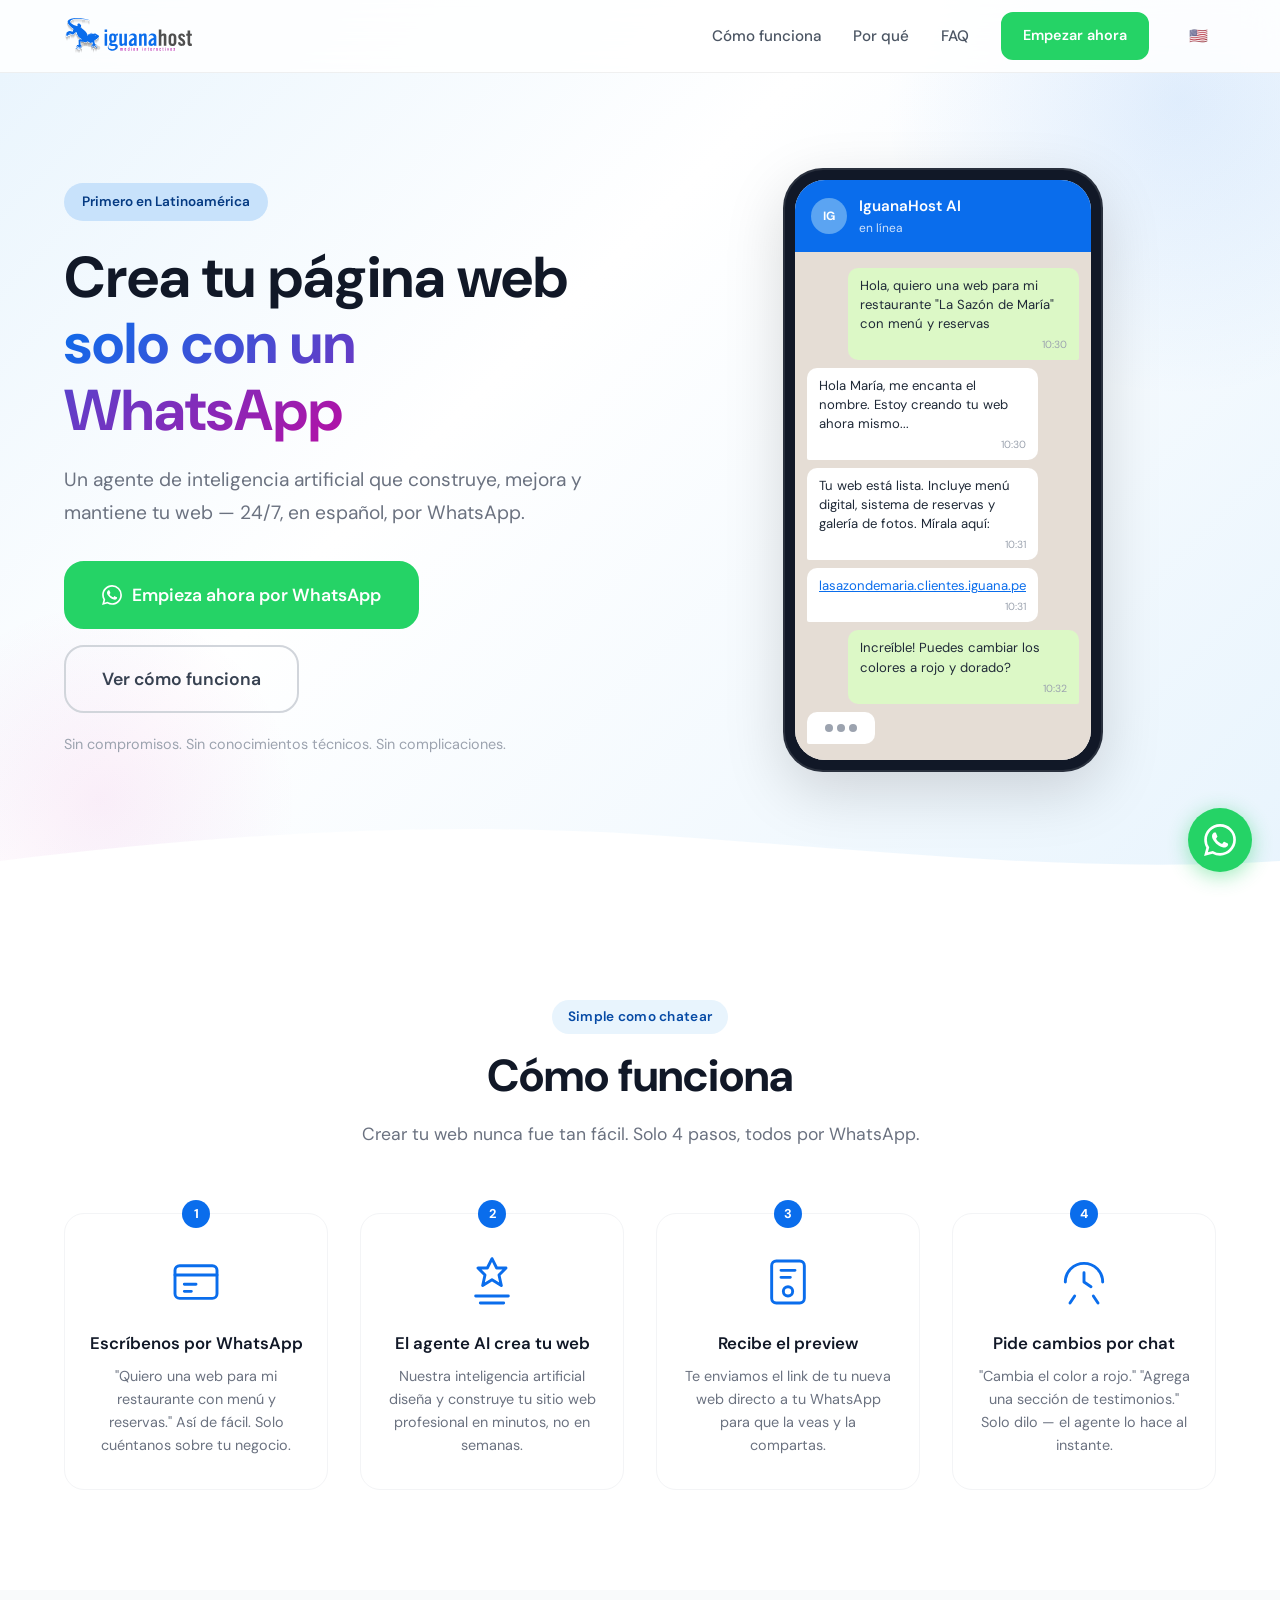
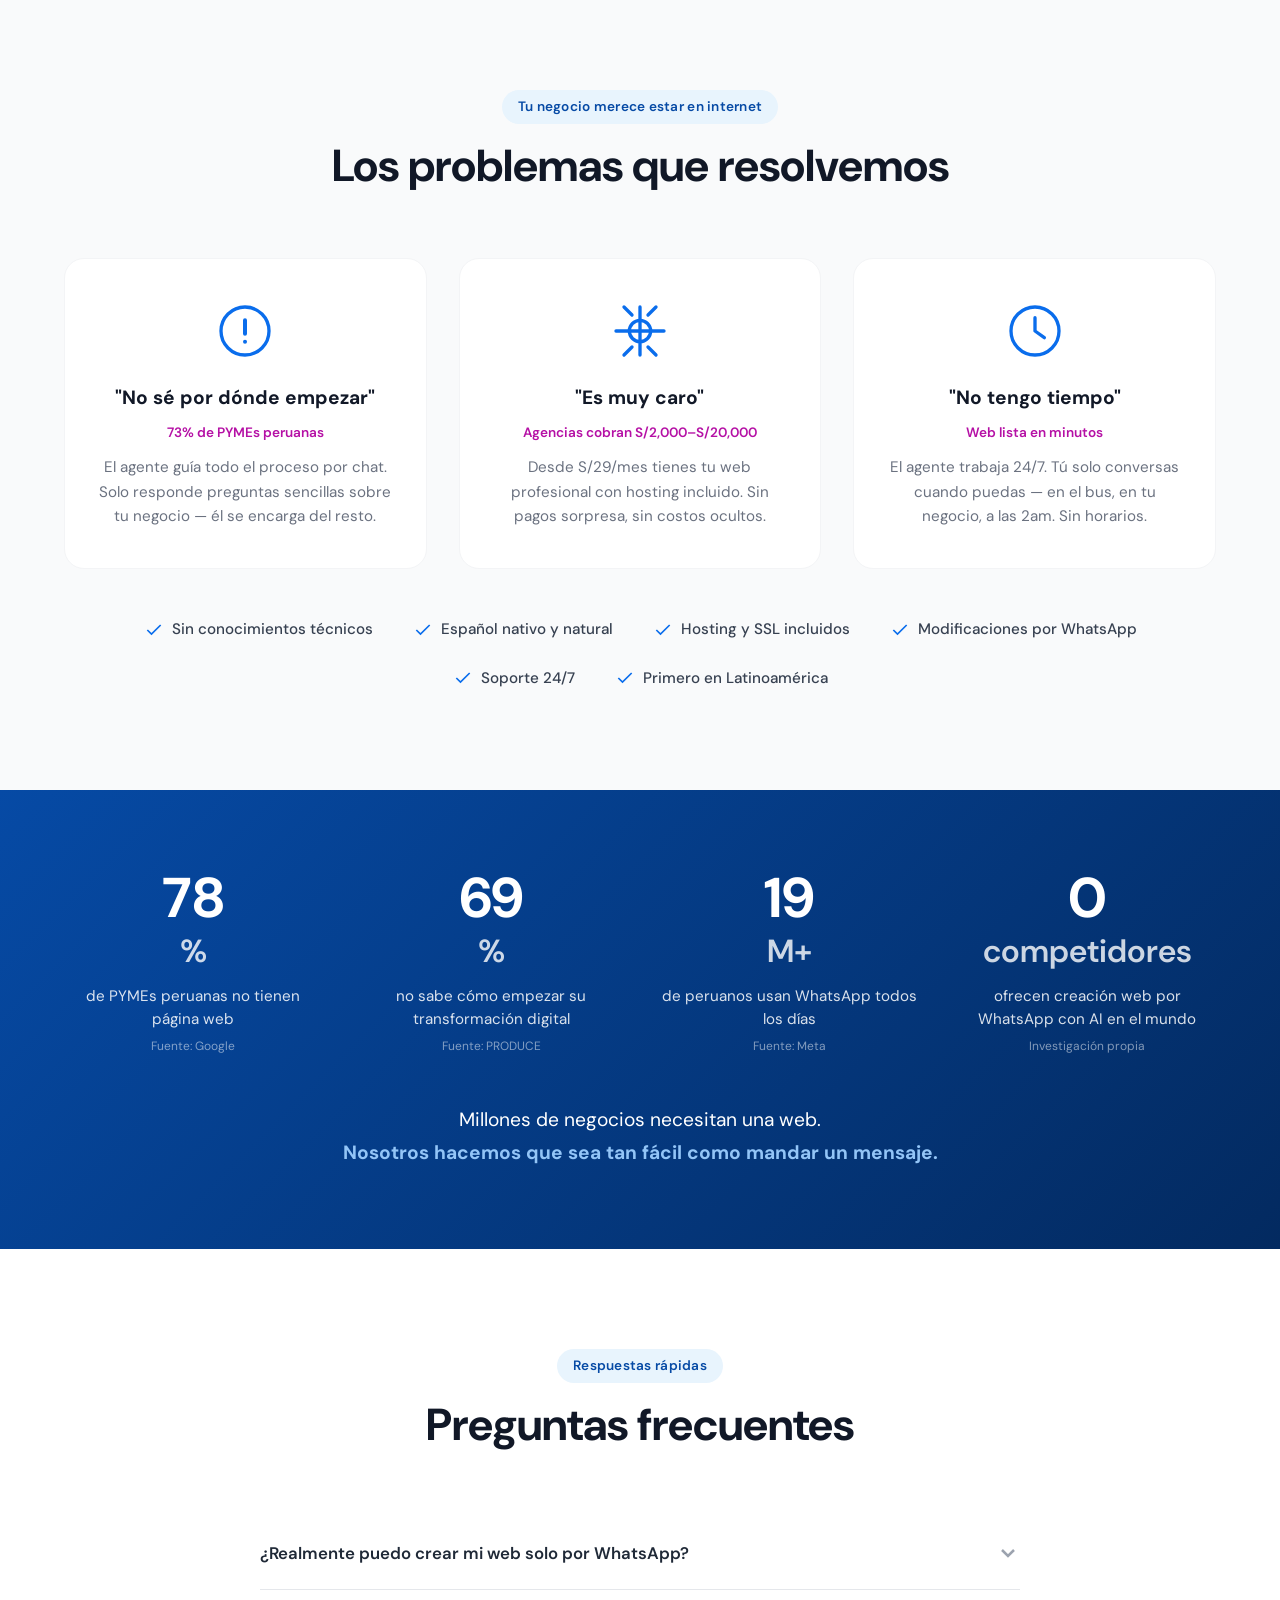
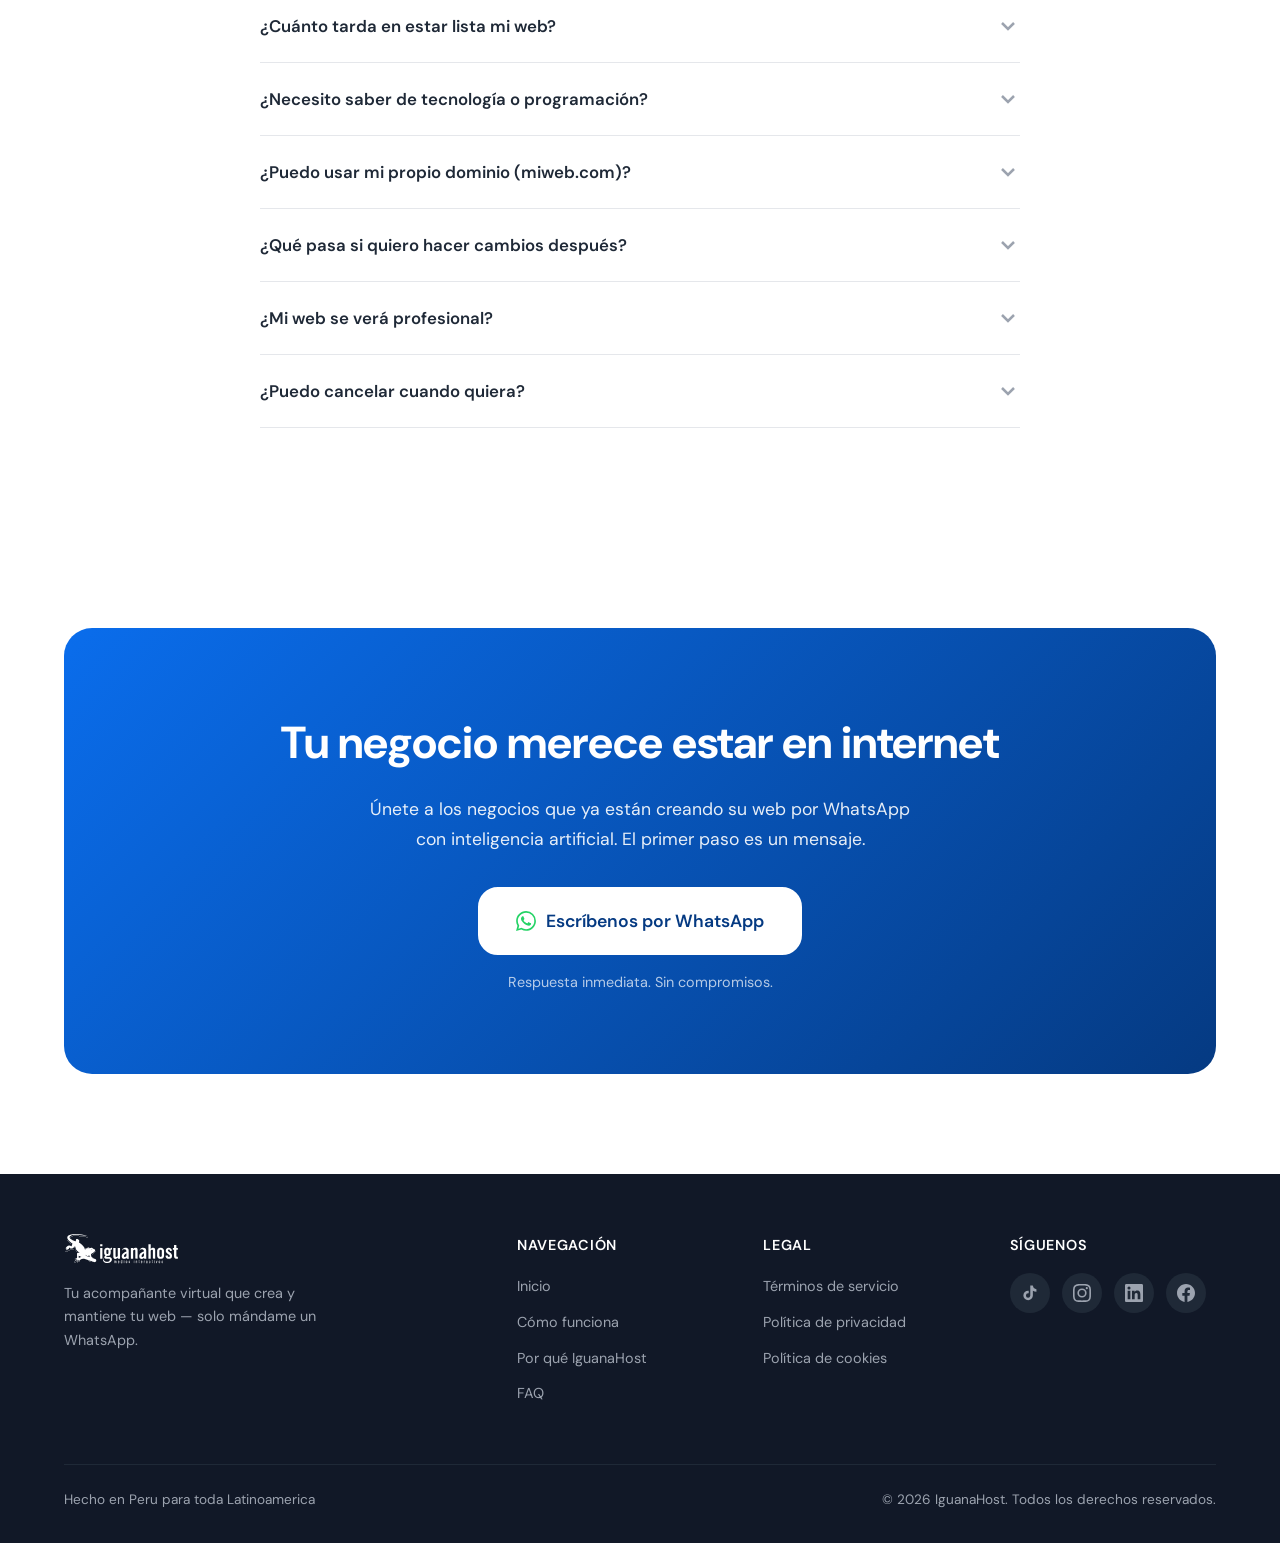
<file: index.html>
<!DOCTYPE html>
<html lang="es">
<head>
  <meta charset="UTF-8">
  <meta name="viewport" content="width=device-width, initial-scale=1.0">
  <title>IguanaHost — Crea tu página web por WhatsApp con inteligencia artificial</title>
  <meta name="description" content="El primer servicio en Latinoamérica que crea, modifica y mantiene tu sitio web mediante un agente de inteligencia artificial por WhatsApp. Desde S/29/mes.">
  <meta property="og:title" content="IguanaHost — Tu web por WhatsApp con AI">
  <meta property="og:description" content="Crea tu página web profesional solo con un mensaje de WhatsApp. Un agente AI la construye, mejora y mantiene por ti. 24/7, en español.">
  <meta property="og:type" content="website">
  <meta property="og:url" content="https://iguanahost.com">
  <meta property="og:image" content="https://iguanahost.com/og-image.jpg">
  <link rel="canonical" href="https://iguanahost.com">
  <link rel="alternate" hreflang="es" href="https://iguanahost.com/">
  <link rel="alternate" hreflang="en" href="https://iguanahost.com/en/">
  <link rel="preconnect" href="https://fonts.googleapis.com">
  <link rel="preconnect" href="https://fonts.gstatic.com" crossorigin>
  <link href="https://fonts.googleapis.com/css2?family=DM+Sans:ital,opsz,wght@0,9..40,300;0,9..40,400;0,9..40,500;0,9..40,600;0,9..40,700;1,9..40,400&display=swap" rel="stylesheet">
  <link rel="stylesheet" href="styles.css">

  <!-- Schema.org markup -->
  <script type="application/ld+json">
  {
    "@context": "https://schema.org",
    "@type": "Organization",
    "name": "IguanaHost",
    "url": "https://iguanahost.com",
    "logo": "https://www.iguanahost.com/iguanalogo.svg",
    "description": "Primer servicio en Latinoamérica de creación web conversacional mediante agentes AI por WhatsApp.",
    "areaServed": "Latin America",
    "sameAs": [
      "https://tiktok.com/@iguanahost",
      "https://instagram.com/iguanahost",
      "https://linkedin.com/company/iguanahost",
      "https://facebook.com/iguanahost"
    ]
  }
  </script>
</head>
<body>

  <!-- ========== NAVBAR ========== -->
  <nav class="navbar" id="navbar">
    <div class="container navbar__inner">
      <a href="#" class="navbar__logo">
        <img class="navbar__logo-icon" src="iguanalogo.svg" alt="IguanaHost" />
      </a>
      <button class="navbar__toggle" id="navToggle" aria-label="Abrir menú">
        <span></span><span></span><span></span>
      </button>
      <ul class="navbar__menu" id="navMenu">
        <li><a href="#como-funciona">Cómo funciona</a></li>
        <li><a href="#por-que">Por qué</a></li>
        <li hidden><a href="#planes">Planes</a></li>
        <li><a href="#faq">FAQ</a></li>
        <li><a href="https://wa.me/51948272823?text=Hola%2C%20quiero%20crear%20mi%20p%C3%A1gina%20web" class="btn btn--sm btn--whatsapp" target="_blank" rel="noopener">Empezar ahora</a></li>
        <li><a href="/en" class="lang-toggle" onclick="document.cookie='lang=en;path=/;max-age=31536000'" title="English">&#127482;&#127480;</a></li>
      </ul>
    </div>
  </nav>

  <!-- ========== HERO ========== -->
  <header class="hero" id="inicio">
    <div class="hero__bg"></div>
    <div class="container hero__inner">
      <div class="hero__content" data-animate="fade-up">
        <span class="hero__badge">Primero en Latinoamérica</span>
        <h1 class="hero__title">
          Crea tu página web<br>
          <span class="hero__title--highlight">solo con un WhatsApp</span>
        </h1>
        <p class="hero__subtitle">
          Un agente de inteligencia artificial que construye, mejora y mantiene tu web — 24/7, en español, por WhatsApp.
        </p>
        <div class="hero__actions">
          <a href="https://wa.me/51948272823?text=Hola%2C%20quiero%20crear%20mi%20p%C3%A1gina%20web" class="btn btn--whatsapp btn--lg" target="_blank" rel="noopener">
            <svg class="btn__icon" viewBox="0 0 24 24" fill="currentColor"><path d="M17.472 14.382c-.297-.149-1.758-.867-2.03-.967-.273-.099-.471-.148-.67.15-.197.297-.767.966-.94 1.164-.173.199-.347.223-.644.075-.297-.15-1.255-.463-2.39-1.475-.883-.788-1.48-1.761-1.653-2.059-.173-.297-.018-.458.13-.606.134-.133.298-.347.446-.52.149-.174.198-.298.298-.497.099-.198.05-.371-.025-.52-.075-.149-.669-1.612-.916-2.207-.242-.579-.487-.5-.669-.51-.173-.008-.371-.01-.57-.01-.198 0-.52.074-.792.372-.272.297-1.04 1.016-1.04 2.479 0 1.462 1.065 2.875 1.213 3.074.149.198 2.096 3.2 5.077 4.487.709.306 1.262.489 1.694.625.712.227 1.36.195 1.871.118.571-.085 1.758-.719 2.006-1.413.248-.694.248-1.289.173-1.413-.074-.124-.272-.198-.57-.347m-5.421 7.403h-.004a9.87 9.87 0 01-5.031-1.378l-.361-.214-3.741.982.998-3.648-.235-.374a9.86 9.86 0 01-1.51-5.26c.001-5.45 4.436-9.884 9.888-9.884 2.64 0 5.122 1.03 6.988 2.898a9.825 9.825 0 012.893 6.994c-.003 5.45-4.437 9.884-9.885 9.884m8.413-18.297A11.815 11.815 0 0012.05 0C5.495 0 .16 5.335.157 11.892c0 2.096.547 4.142 1.588 5.945L.057 24l6.305-1.654a11.882 11.882 0 005.683 1.448h.005c6.554 0 11.89-5.335 11.893-11.893a11.821 11.821 0 00-3.48-8.413z"/></svg>
            Empieza ahora por WhatsApp
          </a>
          <a href="#como-funciona" class="btn btn--outline btn--lg">Ver cómo funciona</a>
        </div>
        <p class="hero__note">Sin compromisos. Sin conocimientos técnicos. Sin complicaciones.</p>
      </div>
      <div class="hero__visual" data-animate="fade-up" data-delay="200">
        <div class="phone-mockup">
          <div class="phone-mockup__screen">
            <div class="chat">
              <div class="chat__header">
                <div class="chat__avatar">IG</div>
                <div>
                  <div class="chat__name">IguanaHost AI</div>
                  <div class="chat__status">en línea</div>
                </div>
              </div>
              <div class="chat__messages">
                <div class="chat__msg chat__msg--sent">
                  <p>Hola, quiero una web para mi restaurante "La Sazón de María" con menú y reservas</p>
                  <span class="chat__time">10:30</span>
                </div>
                <div class="chat__msg chat__msg--received">
                  <p>Hola María, me encanta el nombre. Estoy creando tu web ahora mismo...</p>
                  <span class="chat__time">10:30</span>
                </div>
                <div class="chat__msg chat__msg--received">
                  <p>Tu web está lista. Incluye menú digital, sistema de reservas y galería de fotos. Mírala aquí:</p>
                  <span class="chat__time">10:31</span>
                </div>
                <div class="chat__msg chat__msg--received chat__msg--link">
                  <p>lasazondemaria.clientes.iguana.pe</p>
                  <span class="chat__time">10:31</span>
                </div>
                <div class="chat__msg chat__msg--sent">
                  <p>Increíble! Puedes cambiar los colores a rojo y dorado?</p>
                  <span class="chat__time">10:32</span>
                </div>
                <div class="chat__msg chat__msg--received chat__msg--typing">
                  <div class="typing-dots">
                    <span></span><span></span><span></span>
                  </div>
                </div>
              </div>
            </div>
          </div>
        </div>
      </div>
    </div>
    <div class="hero__wave">
      <svg viewBox="0 0 1440 120" fill="none" xmlns="http://www.w3.org/2000/svg" preserveAspectRatio="none">
        <path d="M0 120V60C240 20 480 0 720 20C960 40 1200 80 1440 60V120H0Z" fill="#ffffff"/>
      </svg>
    </div>
  </header>

  <!-- ========== CÓMO FUNCIONA ========== -->
  <section class="section steps" id="como-funciona">
    <div class="container">
      <div class="section__header" data-animate="fade-up">
        <span class="section__badge">Simple como chatear</span>
        <h2 class="section__title">Cómo funciona</h2>
        <p class="section__subtitle">Crear tu web nunca fue tan fácil. Solo 4 pasos, todos por WhatsApp.</p>
      </div>
      <div class="steps__grid">
        <div class="step" data-animate="fade-up" data-delay="0">
          <div class="step__number">1</div>
          <div class="step__icon">
            <svg viewBox="0 0 48 48" fill="none"><rect x="6" y="10" width="36" height="28" rx="4" stroke="currentColor" stroke-width="2.5"/><path d="M6 18h36M14 26h10M14 32h6" stroke="currentColor" stroke-width="2.5" stroke-linecap="round"/></svg>
          </div>
          <h3 class="step__title">Escríbenos por WhatsApp</h3>
          <p class="step__desc">"Quiero una web para mi restaurante con menú y reservas." Así de fácil. Solo cuéntanos sobre tu negocio.</p>
        </div>
        <div class="step" data-animate="fade-up" data-delay="100">
          <div class="step__number">2</div>
          <div class="step__icon">
            <svg viewBox="0 0 48 48" fill="none"><path d="M24 4l4 8h8l-6 6 2 9-8-5-8 5 2-9-6-6h8l4-8z" stroke="currentColor" stroke-width="2.5" stroke-linejoin="round"/><path d="M10 36h28M14 42h20" stroke="currentColor" stroke-width="2.5" stroke-linecap="round"/></svg>
          </div>
          <h3 class="step__title">El agente AI crea tu web</h3>
          <p class="step__desc">Nuestra inteligencia artificial diseña y construye tu sitio web profesional en minutos, no en semanas.</p>
        </div>
        <div class="step" data-animate="fade-up" data-delay="200">
          <div class="step__number">3</div>
          <div class="step__icon">
            <svg viewBox="0 0 48 48" fill="none"><rect x="10" y="6" width="28" height="36" rx="4" stroke="currentColor" stroke-width="2.5"/><path d="M18 14h12M18 20h8" stroke="currentColor" stroke-width="2.5" stroke-linecap="round"/><circle cx="24" cy="32" r="4" stroke="currentColor" stroke-width="2.5"/></svg>
          </div>
          <h3 class="step__title">Recibe el preview</h3>
          <p class="step__desc">Te enviamos el link de tu nueva web directo a tu WhatsApp para que la veas y la compartas.</p>
        </div>
        <div class="step" data-animate="fade-up" data-delay="300">
          <div class="step__number">4</div>
          <div class="step__icon">
            <svg viewBox="0 0 48 48" fill="none"><path d="M8 24c0-8.837 7.163-16 16-16s16 7.163 16 16" stroke="currentColor" stroke-width="2.5" stroke-linecap="round"/><path d="M24 16v8l6 4" stroke="currentColor" stroke-width="2.5" stroke-linecap="round" stroke-linejoin="round"/><path d="M16 36l-4 6M32 36l4 6" stroke="currentColor" stroke-width="2.5" stroke-linecap="round"/></svg>
          </div>
          <h3 class="step__title">Pide cambios por chat</h3>
          <p class="step__desc">"Cambia el color a rojo." "Agrega una sección de testimonios." Solo dilo — el agente lo hace al instante.</p>
        </div>
      </div>
    </div>
  </section>

  <!-- ========== POR QUÉ IGUANAHOST ========== -->
  <section class="section why" id="por-que">
    <div class="why__bg"></div>
    <div class="container">
      <div class="section__header" data-animate="fade-up">
        <span class="section__badge">Tu negocio merece estar en internet</span>
        <h2 class="section__title">Los problemas que resolvemos</h2>
      </div>
      <div class="why__grid">
        <div class="why__card" data-animate="fade-up" data-delay="0">
          <div class="why__card-icon">
            <svg viewBox="0 0 48 48" fill="none"><circle cx="24" cy="24" r="18" stroke="currentColor" stroke-width="2.5"/><path d="M24 16v10M24 32h.02" stroke="currentColor" stroke-width="3" stroke-linecap="round"/></svg>
          </div>
          <h3 class="why__card-title">"No sé por dónde empezar"</h3>
          <p class="why__card-stat">73% de PYMEs peruanas</p>
          <p class="why__card-desc">El agente guía todo el proceso por chat. Solo responde preguntas sencillas sobre tu negocio — él se encarga del resto.</p>
        </div>
        <div class="why__card" data-animate="fade-up" data-delay="100">
          <div class="why__card-icon">
            <svg viewBox="0 0 48 48" fill="none"><path d="M24 6v36M6 24h36" stroke="currentColor" stroke-width="2.5" stroke-linecap="round"/><circle cx="24" cy="24" r="8" stroke="currentColor" stroke-width="2.5"/><path d="M18 12l-6-6M30 12l6-6M18 36l-6 6M30 36l6 6" stroke="currentColor" stroke-width="2.5" stroke-linecap="round"/></svg>
          </div>
          <h3 class="why__card-title">"Es muy caro"</h3>
          <p class="why__card-stat">Agencias cobran S/2,000–S/20,000</p>
          <p class="why__card-desc">Desde S/29/mes tienes tu web profesional con hosting incluido. Sin pagos sorpresa, sin costos ocultos.</p>
        </div>
        <div class="why__card" data-animate="fade-up" data-delay="200">
          <div class="why__card-icon">
            <svg viewBox="0 0 48 48" fill="none"><circle cx="24" cy="24" r="18" stroke="currentColor" stroke-width="2.5"/><path d="M24 14v10l7 5" stroke="currentColor" stroke-width="2.5" stroke-linecap="round" stroke-linejoin="round"/></svg>
          </div>
          <h3 class="why__card-title">"No tengo tiempo"</h3>
          <p class="why__card-stat">Web lista en minutos</p>
          <p class="why__card-desc">El agente trabaja 24/7. Tú solo conversas cuando puedas — en el bus, en tu negocio, a las 2am. Sin horarios.</p>
        </div>
      </div>
      <div class="why__features" data-animate="fade-up">
        <div class="why__feature">
          <svg viewBox="0 0 24 24" fill="none" stroke="currentColor" stroke-width="2"><polyline points="20 6 9 17 4 12"/></svg>
          <span>Sin conocimientos técnicos</span>
        </div>
        <div class="why__feature">
          <svg viewBox="0 0 24 24" fill="none" stroke="currentColor" stroke-width="2"><polyline points="20 6 9 17 4 12"/></svg>
          <span>Español nativo y natural</span>
        </div>
        <div class="why__feature">
          <svg viewBox="0 0 24 24" fill="none" stroke="currentColor" stroke-width="2"><polyline points="20 6 9 17 4 12"/></svg>
          <span>Hosting y SSL incluidos</span>
        </div>
        <div class="why__feature">
          <svg viewBox="0 0 24 24" fill="none" stroke="currentColor" stroke-width="2"><polyline points="20 6 9 17 4 12"/></svg>
          <span>Modificaciones por WhatsApp</span>
        </div>
        <div class="why__feature">
          <svg viewBox="0 0 24 24" fill="none" stroke="currentColor" stroke-width="2"><polyline points="20 6 9 17 4 12"/></svg>
          <span>Soporte 24/7</span>
        </div>
        <div class="why__feature">
          <svg viewBox="0 0 24 24" fill="none" stroke="currentColor" stroke-width="2"><polyline points="20 6 9 17 4 12"/></svg>
          <span>Primero en Latinoamérica</span>
        </div>
      </div>
    </div>
  </section>

  <!-- ========== ESTADÍSTICAS ========== -->
  <section class="section stats">
    <div class="container">
      <div class="stats__grid" data-animate="fade-up">
        <div class="stat">
          <div class="stat__number" data-count="83">0</div>
          <div class="stat__suffix">%</div>
          <p class="stat__label">de PYMEs peruanas no tienen página web</p>
          <span class="stat__source">Fuente: Google</span>
        </div>
        <div class="stat">
          <div class="stat__number" data-count="73">0</div>
          <div class="stat__suffix">%</div>
          <p class="stat__label">no sabe cómo empezar su transformación digital</p>
          <span class="stat__source">Fuente: PRODUCE</span>
        </div>
        <div class="stat">
          <div class="stat__number" data-count="20">0</div>
          <div class="stat__suffix">M+</div>
          <p class="stat__label">de peruanos usan WhatsApp todos los días</p>
          <span class="stat__source">Fuente: Meta</span>
        </div>
        <div class="stat">
          <div class="stat__number" data-count="0">0</div>
          <div class="stat__suffix">competidores</div>
          <p class="stat__label">ofrecen creación web por WhatsApp con AI en el mundo</p>
          <span class="stat__source">Investigación propia</span>
        </div>
      </div>
      <p class="stats__cta" data-animate="fade-up">Millones de negocios necesitan una web.<br><strong>Nosotros hacemos que sea tan fácil como mandar un mensaje.</strong></p>
    </div>
  </section>

  <!-- ========== PLANES ========== -->
  <!-- Oculta (2026-10-05): quitar hidden para mostrarla -->
  <section hidden class="section pricing" id="planes">
    <div class="container">
      <div class="section__header" data-animate="fade-up">
        <span class="section__badge">Precios transparentes</span>
        <h2 class="section__title">Planes para cada negocio</h2>
        <p class="section__subtitle">Sin contratos largos. Sin letras chicas. Cancela cuando quieras.</p>
      </div>
      <div class="pricing__grid">
        <!-- Starter -->
        <div class="pricing__card" data-animate="fade-up" data-delay="0">
          <div class="pricing__card-header">
            <h3 class="pricing__plan">Starter</h3>
            <p class="pricing__desc">Para negocios que quieren empezar</p>
          </div>
          <div class="pricing__price">
            <span class="pricing__currency">S/</span>
            <span class="pricing__amount">29</span>
            <span class="pricing__period">/mes</span>
          </div>
          <p class="pricing__annual">S/290/año (ahorra 2 meses)</p>
          <ul class="pricing__features">
            <li>
              <svg viewBox="0 0 24 24" fill="none" stroke="currentColor" stroke-width="2.5"><polyline points="20 6 9 17 4 12"/></svg>
              1 sitio web (hasta 5 páginas)
            </li>
            <li>
              <svg viewBox="0 0 24 24" fill="none" stroke="currentColor" stroke-width="2.5"><polyline points="20 6 9 17 4 12"/></svg>
              Hosting y SSL incluidos
            </li>
            <li>
              <svg viewBox="0 0 24 24" fill="none" stroke="currentColor" stroke-width="2.5"><polyline points="20 6 9 17 4 12"/></svg>
              3 modificaciones/mes por WhatsApp (+S/10 c/u adicional)
            </li>
            <li>
              <svg viewBox="0 0 24 24" fill="none" stroke="currentColor" stroke-width="2.5"><polyline points="20 6 9 17 4 12"/></svg>
              Subdominio incluido
            </li>
          </ul>
          <a href="https://wa.me/51948272823?text=Hola%2C%20me%20interesa%20el%20plan%20Starter" class="btn btn--outline btn--block" target="_blank" rel="noopener">Empezar por WhatsApp</a>
        </div>
        <!-- Profesional -->
        <div class="pricing__card pricing__card--featured" data-animate="fade-up" data-delay="100">
          <div class="pricing__card-badge">Más popular</div>
          <div class="pricing__card-header">
            <h3 class="pricing__plan">Profesional</h3>
            <p class="pricing__desc">Para negocios en crecimiento</p>
          </div>
          <div class="pricing__price">
            <span class="pricing__currency">S/</span>
            <span class="pricing__amount">59</span>
            <span class="pricing__period">/mes</span>
          </div>
          <p class="pricing__annual">S/590/año (ahorra 2 meses)</p>
          <ul class="pricing__features">
            <li>
              <svg viewBox="0 0 24 24" fill="none" stroke="currentColor" stroke-width="2.5"><polyline points="20 6 9 17 4 12"/></svg>
              1 sitio web (hasta 15 páginas)
            </li>
            <li>
              <svg viewBox="0 0 24 24" fill="none" stroke="currentColor" stroke-width="2.5"><polyline points="20 6 9 17 4 12"/></svg>
              Hosting y SSL incluidos
            </li>
            <li>
              <svg viewBox="0 0 24 24" fill="none" stroke="currentColor" stroke-width="2.5"><polyline points="20 6 9 17 4 12"/></svg>
              10 modificaciones/mes por WhatsApp (+S/10 c/u adicional)
            </li>
            <li>
              <svg viewBox="0 0 24 24" fill="none" stroke="currentColor" stroke-width="2.5"><polyline points="20 6 9 17 4 12"/></svg>
              SEO básico incluido
            </li>
            <li>
              <svg viewBox="0 0 24 24" fill="none" stroke="currentColor" stroke-width="2.5"><polyline points="20 6 9 17 4 12"/></svg>
              Analytics de visitantes
            </li>
            <li>
              <svg viewBox="0 0 24 24" fill="none" stroke="currentColor" stroke-width="2.5"><polyline points="20 6 9 17 4 12"/></svg>
              Dominio personalizado
            </li>
          </ul>
          <a href="https://wa.me/51948272823?text=Hola%2C%20me%20interesa%20el%20plan%20Profesional" class="btn btn--whatsapp btn--block" target="_blank" rel="noopener">Empezar por WhatsApp</a>
        </div>
        <!-- Premium -->
        <div class="pricing__card" data-animate="fade-up" data-delay="200">
          <div class="pricing__card-header">
            <h3 class="pricing__plan">Premium</h3>
            <p class="pricing__desc">Para negocios que venden online</p>
          </div>
          <div class="pricing__price">
            <span class="pricing__currency">S/</span>
            <span class="pricing__amount">99</span>
            <span class="pricing__period">/mes</span>
          </div>
          <p class="pricing__annual">S/990/año (ahorra 2 meses)</p>
          <ul class="pricing__features">
            <li>
              <svg viewBox="0 0 24 24" fill="none" stroke="currentColor" stroke-width="2.5"><polyline points="20 6 9 17 4 12"/></svg>
              Sitio web ilimitado + e-commerce
            </li>
            <li>
              <svg viewBox="0 0 24 24" fill="none" stroke="currentColor" stroke-width="2.5"><polyline points="20 6 9 17 4 12"/></svg>
              Hosting y SSL incluidos
            </li>
            <li>
              <svg viewBox="0 0 24 24" fill="none" stroke="currentColor" stroke-width="2.5"><polyline points="20 6 9 17 4 12"/></svg>
              Modificaciones ilimitadas
            </li>
            <li>
              <svg viewBox="0 0 24 24" fill="none" stroke="currentColor" stroke-width="2.5"><polyline points="20 6 9 17 4 12"/></svg>
              SEO + analytics avanzados
            </li>
            <li>
              <svg viewBox="0 0 24 24" fill="none" stroke="currentColor" stroke-width="2.5"><polyline points="20 6 9 17 4 12"/></svg>
              Video onboarding personalizado
            </li>
            <li>
              <svg viewBox="0 0 24 24" fill="none" stroke="currentColor" stroke-width="2.5"><polyline points="20 6 9 17 4 12"/></svg>
              Tienda online completa
            </li>
          </ul>
          <a href="https://wa.me/51948272823?text=Hola%2C%20me%20interesa%20el%20plan%20Premium" class="btn btn--outline btn--block" target="_blank" rel="noopener">Empezar por WhatsApp</a>
        </div>
      </div>
      <p class="pricing__setup" data-animate="fade-up">Setup inicial desde <strong>S/49</strong> (según complejidad) &middot; Modificaciones adicionales: S/10 c/u &middot; Precios de lanzamiento</p>
    </div>
  </section>

  <!-- ========== CASOS DE USO ========== -->
  <!-- Oculta (2026-10-05): quitar hidden para mostrarla -->
  <section hidden class="section usecases">
    <div class="container">
      <div class="section__header" data-animate="fade-up">
        <span class="section__badge">Para todo tipo de negocio</span>
        <h2 class="section__title">Webs que nuestro agente puede crear</h2>
        <p class="section__subtitle">Cuéntale a nuestro agente qué tipo de negocio tienes y él se encarga.</p>
      </div>
      <div class="usecases__grid">
        <div class="usecase" data-animate="fade-up" data-delay="0">
          <div class="usecase__icon">
            <svg viewBox="0 0 48 48" fill="none"><path d="M8 40h32M14 40V24h6v16M20 40V18h8v22M28 40V22h6v18" stroke="currentColor" stroke-width="2.5" stroke-linecap="round" stroke-linejoin="round"/><path d="M10 20l14-12 14 12" stroke="currentColor" stroke-width="2.5" stroke-linecap="round" stroke-linejoin="round"/></svg>
          </div>
          <h3 class="usecase__title">Restaurantes</h3>
          <p class="usecase__desc">Menú digital, reservas online, galería de fotos, ubicación y horarios.</p>
          <span class="usecase__example">"Quiero una web para mi cevichería con menú y delivery"</span>
        </div>
        <div class="usecase" data-animate="fade-up" data-delay="100">
          <div class="usecase__icon">
            <svg viewBox="0 0 48 48" fill="none"><rect x="8" y="12" width="32" height="24" rx="3" stroke="currentColor" stroke-width="2.5"/><path d="M8 20h32M16 28h8M16 32h4" stroke="currentColor" stroke-width="2.5" stroke-linecap="round"/></svg>
          </div>
          <h3 class="usecase__title">Tiendas y comercios</h3>
          <p class="usecase__desc">Catálogo de productos, precios, contacto directo y mapa de ubicación.</p>
          <span class="usecase__example">"Necesito mostrar mis productos de ropa con precios"</span>
        </div>
        <div class="usecase" data-animate="fade-up" data-delay="200">
          <div class="usecase__icon">
            <svg viewBox="0 0 48 48" fill="none"><circle cx="24" cy="16" r="8" stroke="currentColor" stroke-width="2.5"/><path d="M10 40c0-7.732 6.268-14 14-14s14 6.268 14 14" stroke="currentColor" stroke-width="2.5" stroke-linecap="round"/></svg>
          </div>
          <h3 class="usecase__title">Profesionales</h3>
          <p class="usecase__desc">Portafolio, servicios, agenda de citas y testimonios de clientes.</p>
          <span class="usecase__example">"Soy abogada y quiero una web con mis servicios y agenda"</span>
        </div>
        <div class="usecase" data-animate="fade-up" data-delay="300">
          <div class="usecase__icon">
            <svg viewBox="0 0 48 48" fill="none"><path d="M14 8h20l6 12H8l6-12z" stroke="currentColor" stroke-width="2.5" stroke-linejoin="round"/><rect x="8" y="20" width="32" height="20" rx="2" stroke="currentColor" stroke-width="2.5"/><path d="M20 28h8M20 33h4" stroke="currentColor" stroke-width="2.5" stroke-linecap="round"/></svg>
          </div>
          <h3 class="usecase__title">Servicios</h3>
          <p class="usecase__desc">Descripción de servicios, precios, zona de cobertura y botón de contacto.</p>
          <span class="usecase__example">"Tengo una empresa de limpieza, necesito una web profesional"</span>
        </div>
        <div class="usecase" data-animate="fade-up" data-delay="400">
          <div class="usecase__icon">
            <svg viewBox="0 0 48 48" fill="none"><circle cx="24" cy="24" r="18" stroke="currentColor" stroke-width="2.5"/><path d="M16 24h16M24 16v16" stroke="currentColor" stroke-width="2.5" stroke-linecap="round"/><path d="M18 18l12 12M30 18L18 30" stroke="currentColor" stroke-width="1.5" stroke-linecap="round" opacity=".3"/></svg>
          </div>
          <h3 class="usecase__title">E-commerce</h3>
          <p class="usecase__desc">Tienda online completa con carrito de compras, pagos y envíos.</p>
          <span class="usecase__example">"Quiero vender mis artesanías por internet con pagos online"</span>
        </div>
        <div class="usecase" data-animate="fade-up" data-delay="500">
          <div class="usecase__icon">
            <svg viewBox="0 0 48 48" fill="none"><rect x="6" y="10" width="36" height="28" rx="4" stroke="currentColor" stroke-width="2.5"/><circle cx="24" cy="24" r="6" stroke="currentColor" stroke-width="2.5"/><path d="M24 18v-2M24 32v-2M30 24h2M16 24h2" stroke="currentColor" stroke-width="2.5" stroke-linecap="round"/></svg>
          </div>
          <h3 class="usecase__title">Cualquier negocio</h3>
          <p class="usecase__desc">Salones de belleza, gimnasios, consultorios, academias... lo que necesites.</p>
          <span class="usecase__example">"Dime qué necesitas y yo lo creo"</span>
        </div>
      </div>
    </div>
  </section>

  <!-- ========== COMPARACIÓN ========== -->
  <!-- Oculta (2026-10-05): quitar hidden para mostrarla -->
  <section hidden class="section comparison">
    <div class="container">
      <div class="section__header" data-animate="fade-up">
        <span class="section__badge">La diferencia es clara</span>
        <h2 class="section__title">IguanaHost vs. las alternativas</h2>
      </div>
      <div class="comparison__table-wrap" data-animate="fade-up">
        <table class="comparison__table">
          <thead>
            <tr>
              <th></th>
              <th>Agencia tradicional</th>
              <th>Hazlo tú mismo<br><small>(Wix / WordPress)</small></th>
              <th class="comparison__highlight">IguanaHost</th>
            </tr>
          </thead>
          <tbody>
            <tr>
              <td class="comparison__label">Costo</td>
              <td>S/2,000 – S/20,000</td>
              <td>S/0 – S/39/mes + tu tiempo</td>
              <td class="comparison__highlight"><strong>Desde S/29/mes</strong></td>
            </tr>
            <tr>
              <td class="comparison__label">Tiempo para tener tu web</td>
              <td>2 – 8 semanas</td>
              <td>Días o semanas aprendiendo</td>
              <td class="comparison__highlight"><strong>Minutos</strong></td>
            </tr>
            <tr>
              <td class="comparison__label">Conocimiento técnico</td>
              <td>No necesario</td>
              <td>Sí, bastante</td>
              <td class="comparison__highlight"><strong>Cero</strong></td>
            </tr>
            <tr>
              <td class="comparison__label">Modificaciones</td>
              <td>Cobro adicional</td>
              <td>Tú las haces</td>
              <td class="comparison__highlight"><strong>Por WhatsApp</strong></td>
            </tr>
            <tr>
              <td class="comparison__label">Soporte 24/7</td>
              <td>No</td>
              <td>No</td>
              <td class="comparison__highlight"><strong>Sí, siempre</strong></td>
            </tr>
            <tr>
              <td class="comparison__label">En español nativo</td>
              <td>Variable</td>
              <td>Variable</td>
              <td class="comparison__highlight"><strong>Siempre</strong></td>
            </tr>
          </tbody>
        </table>
      </div>
    </div>
  </section>

  <!-- ========== FAQ ========== -->
  <section class="section faq" id="faq">
    <div class="container">
      <div class="section__header" data-animate="fade-up">
        <span class="section__badge">Respuestas rápidas</span>
        <h2 class="section__title">Preguntas frecuentes</h2>
      </div>
      <div class="faq__list" data-animate="fade-up">
        <div class="faq__item">
          <button class="faq__question" aria-expanded="false">
            <span>¿Realmente puedo crear mi web solo por WhatsApp?</span>
            <svg class="faq__chevron" viewBox="0 0 24 24" fill="none" stroke="currentColor" stroke-width="2.5"><path d="M6 9l6 6 6-6"/></svg>
          </button>
          <div class="faq__answer">
            <p>Sí. Nuestro agente de inteligencia artificial entiende lo que necesitas mediante conversación natural. Solo cuéntale sobre tu negocio, qué quieres mostrar, y él construye tu sitio web completo. Es como hablar con un diseñador web experto, pero disponible 24/7.</p>
          </div>
        </div>
        <div class="faq__item">
          <button class="faq__question" aria-expanded="false">
            <span>¿Cuánto tarda en estar lista mi web?</span>
            <svg class="faq__chevron" viewBox="0 0 24 24" fill="none" stroke="currentColor" stroke-width="2.5"><path d="M6 9l6 6 6-6"/></svg>
          </button>
          <div class="faq__answer">
            <p>La primera versión de tu web puede estar lista en minutos. Las iteraciones y ajustes que pidas también son rápidos — generalmente en menos de un minuto después de tu mensaje.</p>
          </div>
        </div>
        <div class="faq__item">
          <button class="faq__question" aria-expanded="false">
            <span>¿Necesito saber de tecnología o programación?</span>
            <svg class="faq__chevron" viewBox="0 0 24 24" fill="none" stroke="currentColor" stroke-width="2.5"><path d="M6 9l6 6 6-6"/></svg>
          </button>
          <div class="faq__answer">
            <p>Para nada. Si sabes usar WhatsApp, puedes tener tu web. No necesitas saber de HTML, diseño, hosting ni nada técnico. Nuestro agente se encarga de absolutamente todo.</p>
          </div>
        </div>
        <div class="faq__item">
          <button class="faq__question" aria-expanded="false">
            <span>¿Puedo usar mi propio dominio (miweb.com)?</span>
            <svg class="faq__chevron" viewBox="0 0 24 24" fill="none" stroke="currentColor" stroke-width="2.5"><path d="M6 9l6 6 6-6"/></svg>
          </button>
          <div class="faq__answer">
            <p>Sí, te ayudamos a conectar tu dominio propio. También ofrecemos subdominios gratuitos tipo tunegocio.clientes.iguana.pe para que puedas empezar de inmediato mientras configuras tu dominio.</p>
          </div>
        </div>
        <div class="faq__item">
          <button class="faq__question" aria-expanded="false">
            <span>¿Qué pasa si quiero hacer cambios después?</span>
            <svg class="faq__chevron" viewBox="0 0 24 24" fill="none" stroke="currentColor" stroke-width="2.5"><path d="M6 9l6 6 6-6"/></svg>
          </button>
          <div class="faq__answer">
            <p>Solo escríbenos por WhatsApp. "Cambia el teléfono", "agrega una foto", "pon el horario nuevo" — lo que necesites. El agente hace los cambios según tu plan. Es como tener un diseñador web personal disponible 24/7.</p>
          </div>
        </div>
        <div class="faq__item">
          <button class="faq__question" aria-expanded="false">
            <span>¿Mi web se verá profesional?</span>
            <svg class="faq__chevron" viewBox="0 0 24 24" fill="none" stroke="currentColor" stroke-width="2.5"><path d="M6 9l6 6 6-6"/></svg>
          </button>
          <div class="faq__answer">
            <p>Absolutamente. Nuestro agente usa las mejores prácticas de diseño web moderno. Tu sitio será responsive (se ve bien en celular y computadora), rápido, optimizado para Google, y con certificado de seguridad SSL incluido.</p>
          </div>
        </div>
        <div class="faq__item">
          <button class="faq__question" aria-expanded="false">
            <span>¿Puedo cancelar cuando quiera?</span>
            <svg class="faq__chevron" viewBox="0 0 24 24" fill="none" stroke="currentColor" stroke-width="2.5"><path d="M6 9l6 6 6-6"/></svg>
          </button>
          <div class="faq__answer">
            <p>Sí, no hay contratos de permanencia. Puedes cancelar tu plan en cualquier momento. Si eliges el plan anual, obtienes un descuento de 2 meses.</p>
          </div>
        </div>
      </div>
    </div>
  </section>

  <!-- ========== CTA FINAL ========== -->
  <section class="section cta-final">
    <div class="container">
      <div class="cta-final__inner" data-animate="fade-up">
        <h2 class="cta-final__title">Tu negocio merece estar en internet</h2>
        <p class="cta-final__text">Únete a los negocios que ya están creando su web por WhatsApp con inteligencia artificial. El primer paso es un mensaje.</p>
        <a href="https://wa.me/51948272823?text=Hola%2C%20quiero%20crear%20mi%20p%C3%A1gina%20web" class="btn btn--whatsapp btn--lg" target="_blank" rel="noopener">
          <svg class="btn__icon" viewBox="0 0 24 24" fill="currentColor"><path d="M17.472 14.382c-.297-.149-1.758-.867-2.03-.967-.273-.099-.471-.148-.67.15-.197.297-.767.966-.94 1.164-.173.199-.347.223-.644.075-.297-.15-1.255-.463-2.39-1.475-.883-.788-1.48-1.761-1.653-2.059-.173-.297-.018-.458.13-.606.134-.133.298-.347.446-.52.149-.174.198-.298.298-.497.099-.198.05-.371-.025-.52-.075-.149-.669-1.612-.916-2.207-.242-.579-.487-.5-.669-.51-.173-.008-.371-.01-.57-.01-.198 0-.52.074-.792.372-.272.297-1.04 1.016-1.04 2.479 0 1.462 1.065 2.875 1.213 3.074.149.198 2.096 3.2 5.077 4.487.709.306 1.262.489 1.694.625.712.227 1.36.195 1.871.118.571-.085 1.758-.719 2.006-1.413.248-.694.248-1.289.173-1.413-.074-.124-.272-.198-.57-.347m-5.421 7.403h-.004a9.87 9.87 0 01-5.031-1.378l-.361-.214-3.741.982.998-3.648-.235-.374a9.86 9.86 0 01-1.51-5.26c.001-5.45 4.436-9.884 9.888-9.884 2.64 0 5.122 1.03 6.988 2.898a9.825 9.825 0 012.893 6.994c-.003 5.45-4.437 9.884-9.885 9.884m8.413-18.297A11.815 11.815 0 0012.05 0C5.495 0 .16 5.335.157 11.892c0 2.096.547 4.142 1.588 5.945L.057 24l6.305-1.654a11.882 11.882 0 005.683 1.448h.005c6.554 0 11.89-5.335 11.893-11.893a11.821 11.821 0 00-3.48-8.413z"/></svg>
          Escríbenos por WhatsApp
        </a>
        <p class="cta-final__note">Respuesta inmediata. Sin compromisos.</p>
      </div>
    </div>
  </section>

  <!-- ========== FOOTER ========== -->
  <footer class="footer">
    <div class="container">
      <div class="footer__inner">
        <div class="footer__brand">
          <a href="#" class="navbar__logo navbar__logo--footer">
            <img class="navbar__logo-icon" src="iguanalogo.svg" alt="IguanaHost" />
          </a>
          <p class="footer__tagline">Tu acompañante virtual que crea y mantiene tu web — solo mándame un WhatsApp.</p>
        </div>
        <div class="footer__links">
          <h4>Navegación</h4>
          <ul>
            <li><a href="#inicio">Inicio</a></li>
            <li><a href="#como-funciona">Cómo funciona</a></li>
            <li><a href="#por-que">Por qué IguanaHost</a></li>
            <li hidden><a href="#planes">Planes</a></li>
            <li><a href="#faq">FAQ</a></li>
          </ul>
        </div>
        <div class="footer__links">
          <h4>Legal</h4>
          <ul>
            <li><a href="#">Términos de servicio</a></li>
            <li><a href="#">Política de privacidad</a></li>
            <li><a href="#">Política de cookies</a></li>
          </ul>
        </div>
        <div class="footer__social">
          <h4>Síguenos</h4>
          <div class="footer__social-icons">
            <a href="#" aria-label="TikTok" target="_blank" rel="noopener">
              <svg viewBox="0 0 24 24" fill="currentColor"><path d="M19.59 6.69a4.83 4.83 0 01-3.77-4.25V2h-3.45v13.67a2.89 2.89 0 01-2.88 2.5 2.89 2.89 0 01-2.89-2.89 2.89 2.89 0 012.89-2.89c.28 0 .54.04.79.1v-3.5a6.37 6.37 0 00-.79-.05A6.34 6.34 0 003.15 15.2a6.34 6.34 0 006.34 6.34 6.34 6.34 0 006.34-6.34V8.88a8.28 8.28 0 004.76 1.5V6.93a4.84 4.84 0 01-1-.24z"/></svg>
            </a>
            <a href="#" aria-label="Instagram" target="_blank" rel="noopener">
              <svg viewBox="0 0 24 24" fill="currentColor"><path d="M12 2.163c3.204 0 3.584.012 4.85.07 3.252.148 4.771 1.691 4.919 4.919.058 1.265.069 1.645.069 4.849 0 3.205-.012 3.584-.069 4.849-.149 3.225-1.664 4.771-4.919 4.919-1.266.058-1.644.07-4.85.07-3.204 0-3.584-.012-4.849-.07-3.26-.149-4.771-1.699-4.919-4.92-.058-1.265-.07-1.644-.07-4.849 0-3.204.013-3.583.07-4.849.149-3.227 1.664-4.771 4.919-4.919 1.266-.057 1.645-.069 4.849-.069zM12 0C8.741 0 8.333.014 7.053.072 2.695.272.273 2.69.073 7.052.014 8.333 0 8.741 0 12c0 3.259.014 3.668.072 4.948.2 4.358 2.618 6.78 6.98 6.98C8.333 23.986 8.741 24 12 24c3.259 0 3.668-.014 4.948-.072 4.354-.2 6.782-2.618 6.979-6.98.059-1.28.073-1.689.073-4.948 0-3.259-.014-3.667-.072-4.947-.196-4.354-2.617-6.78-6.979-6.98C15.668.014 15.259 0 12 0zm0 5.838a6.162 6.162 0 100 12.324 6.162 6.162 0 000-12.324zM12 16a4 4 0 110-8 4 4 0 010 8zm6.406-11.845a1.44 1.44 0 100 2.881 1.44 1.44 0 000-2.881z"/></svg>
            </a>
            <a href="#" aria-label="LinkedIn" target="_blank" rel="noopener">
              <svg viewBox="0 0 24 24" fill="currentColor"><path d="M20.447 20.452h-3.554v-5.569c0-1.328-.027-3.037-1.852-3.037-1.853 0-2.136 1.445-2.136 2.939v5.667H9.351V9h3.414v1.561h.046c.477-.9 1.637-1.85 3.37-1.85 3.601 0 4.267 2.37 4.267 5.455v6.286zM5.337 7.433a2.062 2.062 0 01-2.063-2.065 2.064 2.064 0 112.063 2.065zm1.782 13.019H3.555V9h3.564v11.452zM22.225 0H1.771C.792 0 0 .774 0 1.729v20.542C0 23.227.792 24 1.771 24h20.451C23.2 24 24 23.227 24 22.271V1.729C24 .774 23.2 0 22.222 0h.003z"/></svg>
            </a>
            <a href="#" aria-label="Facebook" target="_blank" rel="noopener">
              <svg viewBox="0 0 24 24" fill="currentColor"><path d="M24 12.073c0-6.627-5.373-12-12-12s-12 5.373-12 12c0 5.99 4.388 10.954 10.125 11.854v-8.385H7.078v-3.47h3.047V9.43c0-3.007 1.792-4.669 4.533-4.669 1.312 0 2.686.235 2.686.235v2.953H15.83c-1.491 0-1.956.925-1.956 1.874v2.25h3.328l-.532 3.47h-2.796v8.385C19.612 23.027 24 18.062 24 12.073z"/></svg>
            </a>
          </div>
        </div>
      </div>
      <div class="footer__bottom">
        <p>Hecho en Peru para toda Latinoamerica</p>
        <p>&copy; 2026 IguanaHost. Todos los derechos reservados.</p>
      </div>
    </div>
  </footer>

  <!-- ========== FLOATING WHATSAPP BUTTON ========== -->
  <a href="https://wa.me/51948272823?text=Hola%2C%20quiero%20crear%20mi%20p%C3%A1gina%20web" class="whatsapp-float" target="_blank" rel="noopener" aria-label="Contactar por WhatsApp">
    <svg viewBox="0 0 24 24" fill="currentColor"><path d="M17.472 14.382c-.297-.149-1.758-.867-2.03-.967-.273-.099-.471-.148-.67.15-.197.297-.767.966-.94 1.164-.173.199-.347.223-.644.075-.297-.15-1.255-.463-2.39-1.475-.883-.788-1.48-1.761-1.653-2.059-.173-.297-.018-.458.13-.606.134-.133.298-.347.446-.52.149-.174.198-.298.298-.497.099-.198.05-.371-.025-.52-.075-.149-.669-1.612-.916-2.207-.242-.579-.487-.5-.669-.51-.173-.008-.371-.01-.57-.01-.198 0-.52.074-.792.372-.272.297-1.04 1.016-1.04 2.479 0 1.462 1.065 2.875 1.213 3.074.149.198 2.096 3.2 5.077 4.487.709.306 1.262.489 1.694.625.712.227 1.36.195 1.871.118.571-.085 1.758-.719 2.006-1.413.248-.694.248-1.289.173-1.413-.074-.124-.272-.198-.57-.347m-5.421 7.403h-.004a9.87 9.87 0 01-5.031-1.378l-.361-.214-3.741.982.998-3.648-.235-.374a9.86 9.86 0 01-1.51-5.26c.001-5.45 4.436-9.884 9.888-9.884 2.64 0 5.122 1.03 6.988 2.898a9.825 9.825 0 012.893 6.994c-.003 5.45-4.437 9.884-9.885 9.884m8.413-18.297A11.815 11.815 0 0012.05 0C5.495 0 .16 5.335.157 11.892c0 2.096.547 4.142 1.588 5.945L.057 24l6.305-1.654a11.882 11.882 0 005.683 1.448h.005c6.554 0 11.89-5.335 11.893-11.893a11.821 11.821 0 00-3.48-8.413z"/></svg>
    <span class="whatsapp-float__tooltip">¿Necesitas tu web?</span>
  </a>

  <script src="script.js"></script>
</body>
</html>
</file>
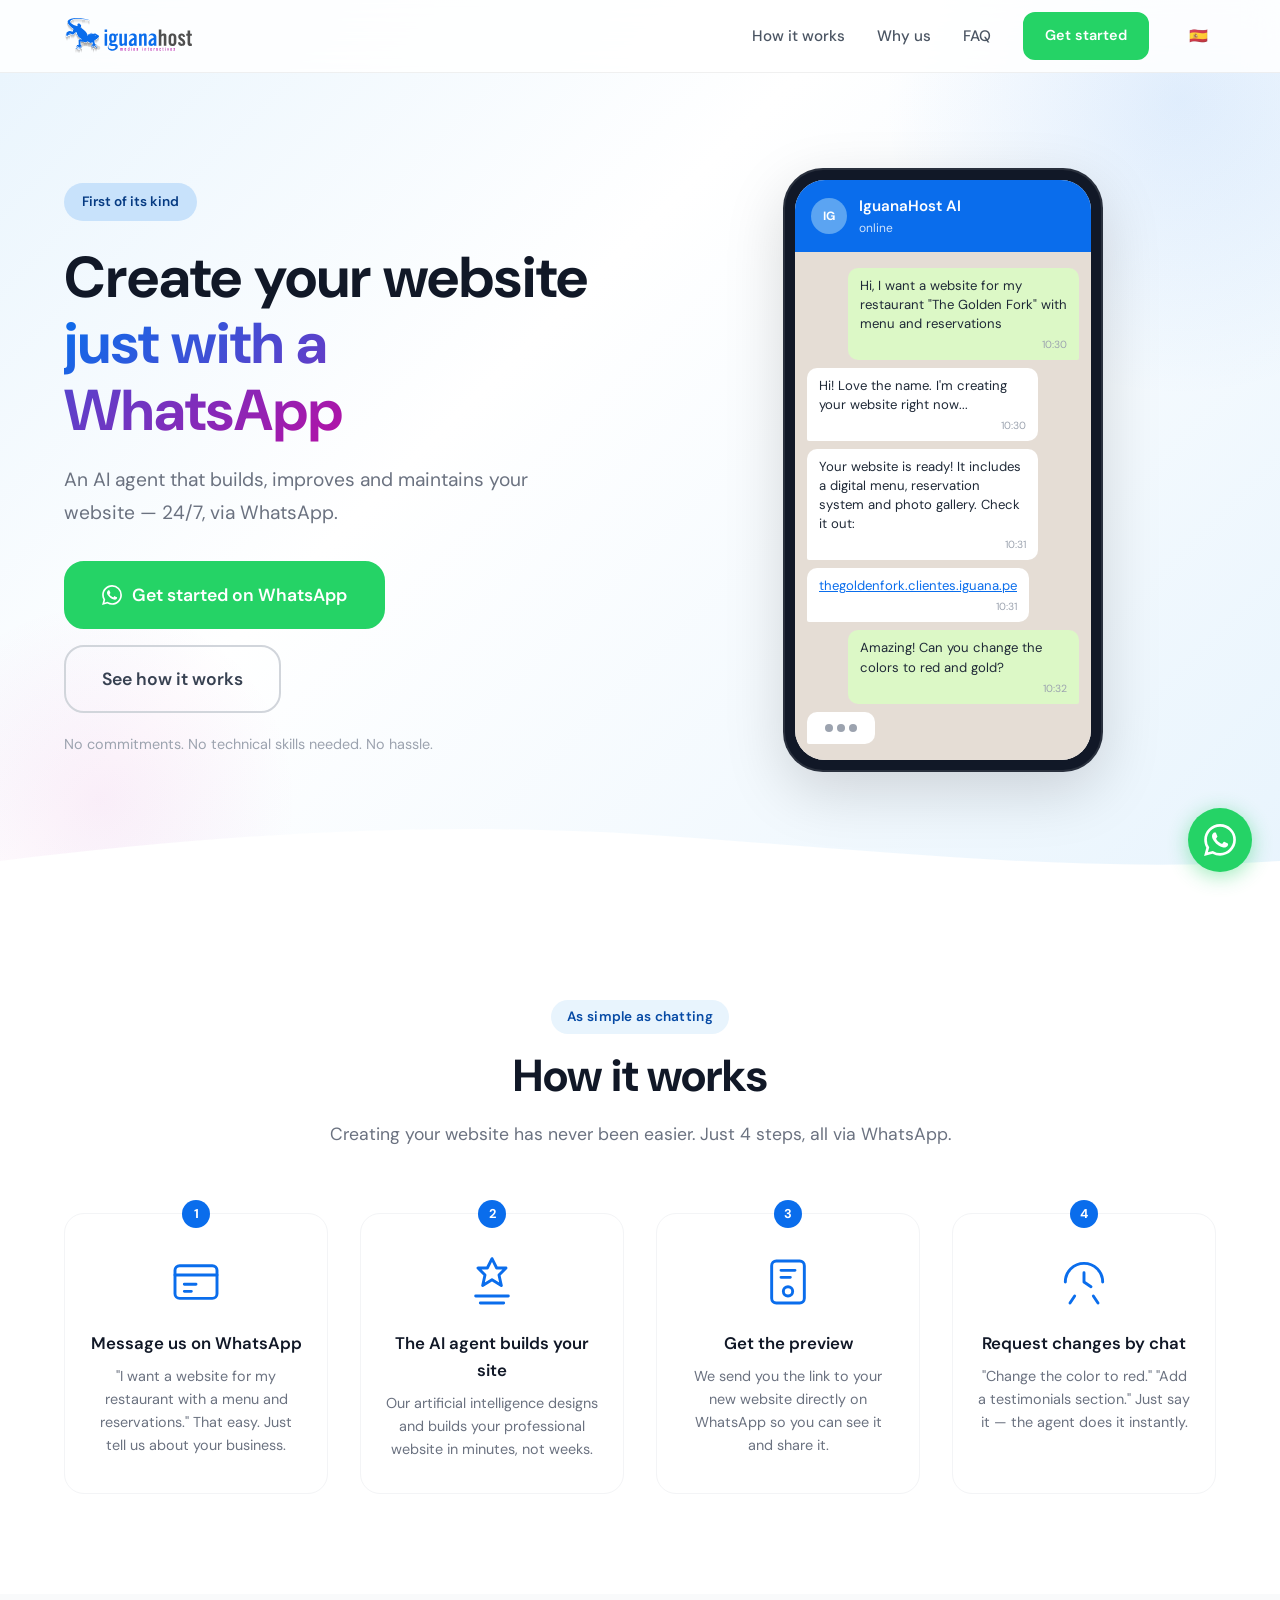
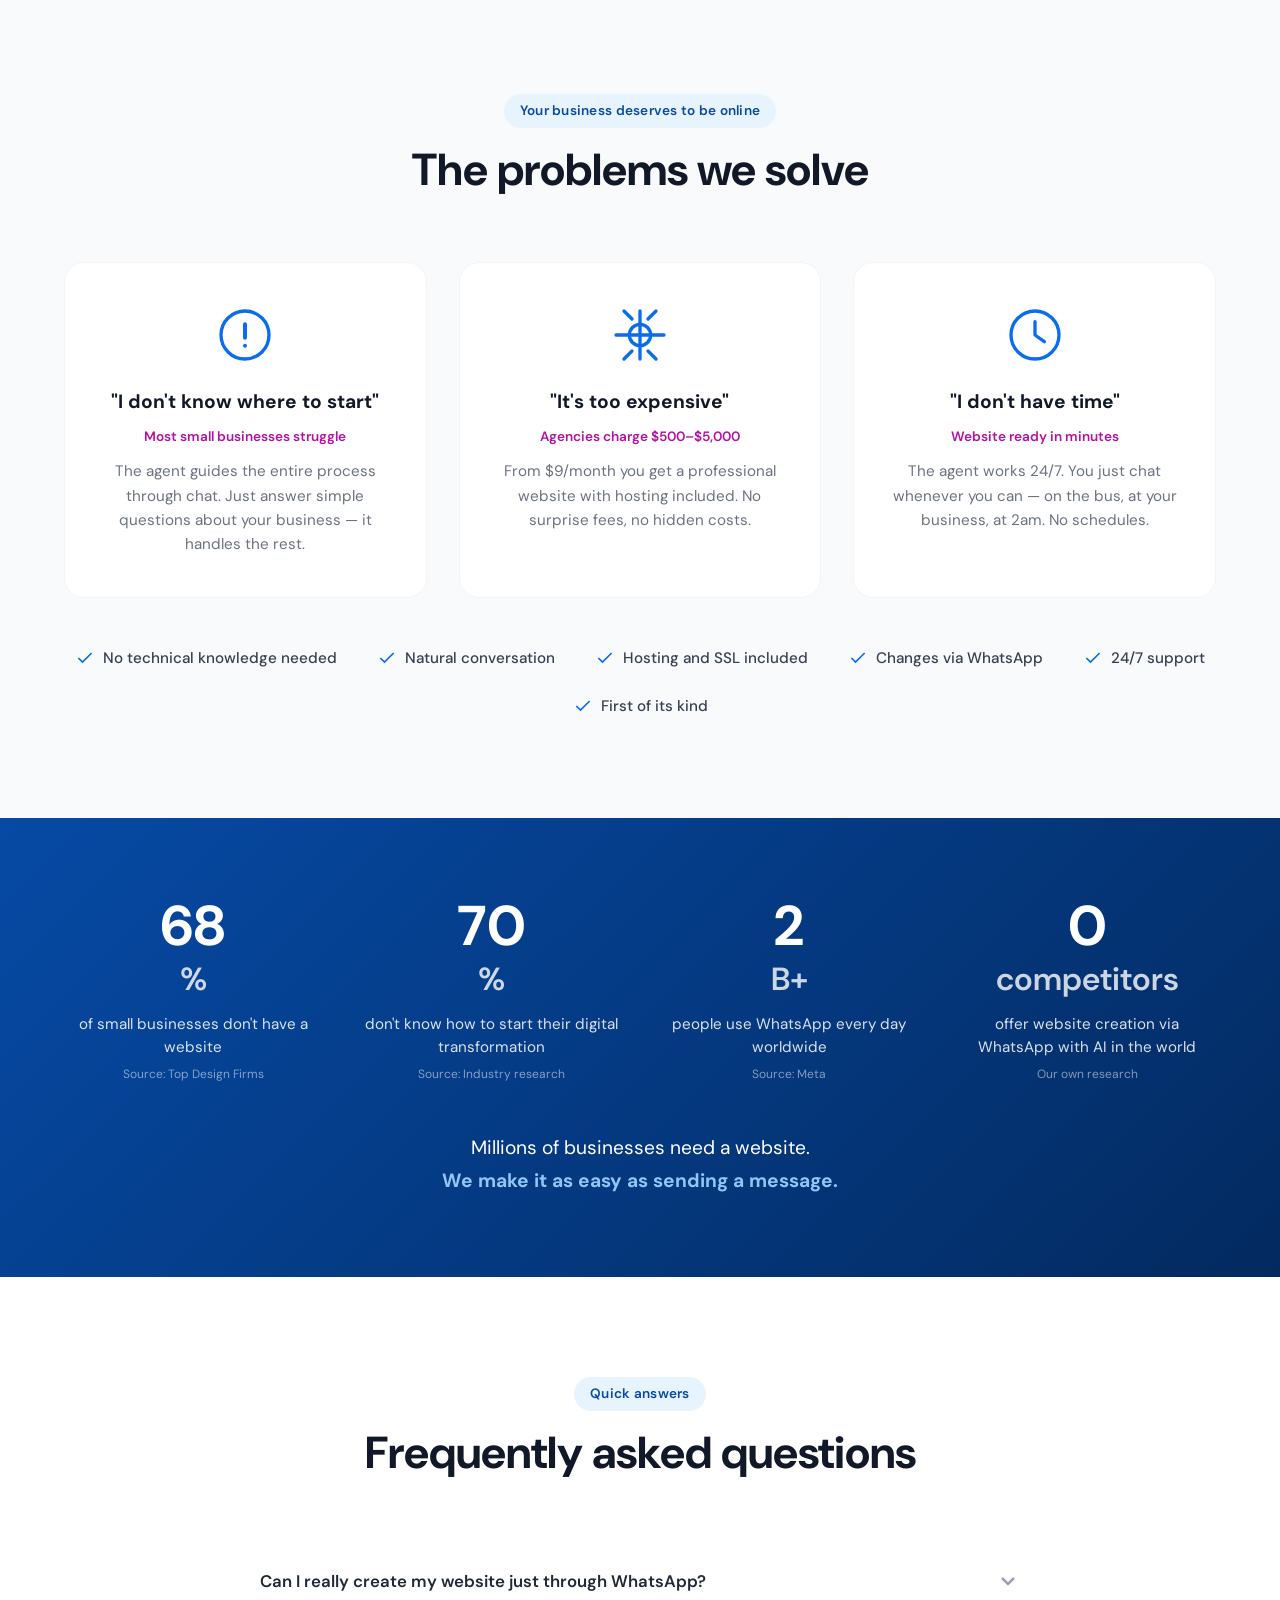
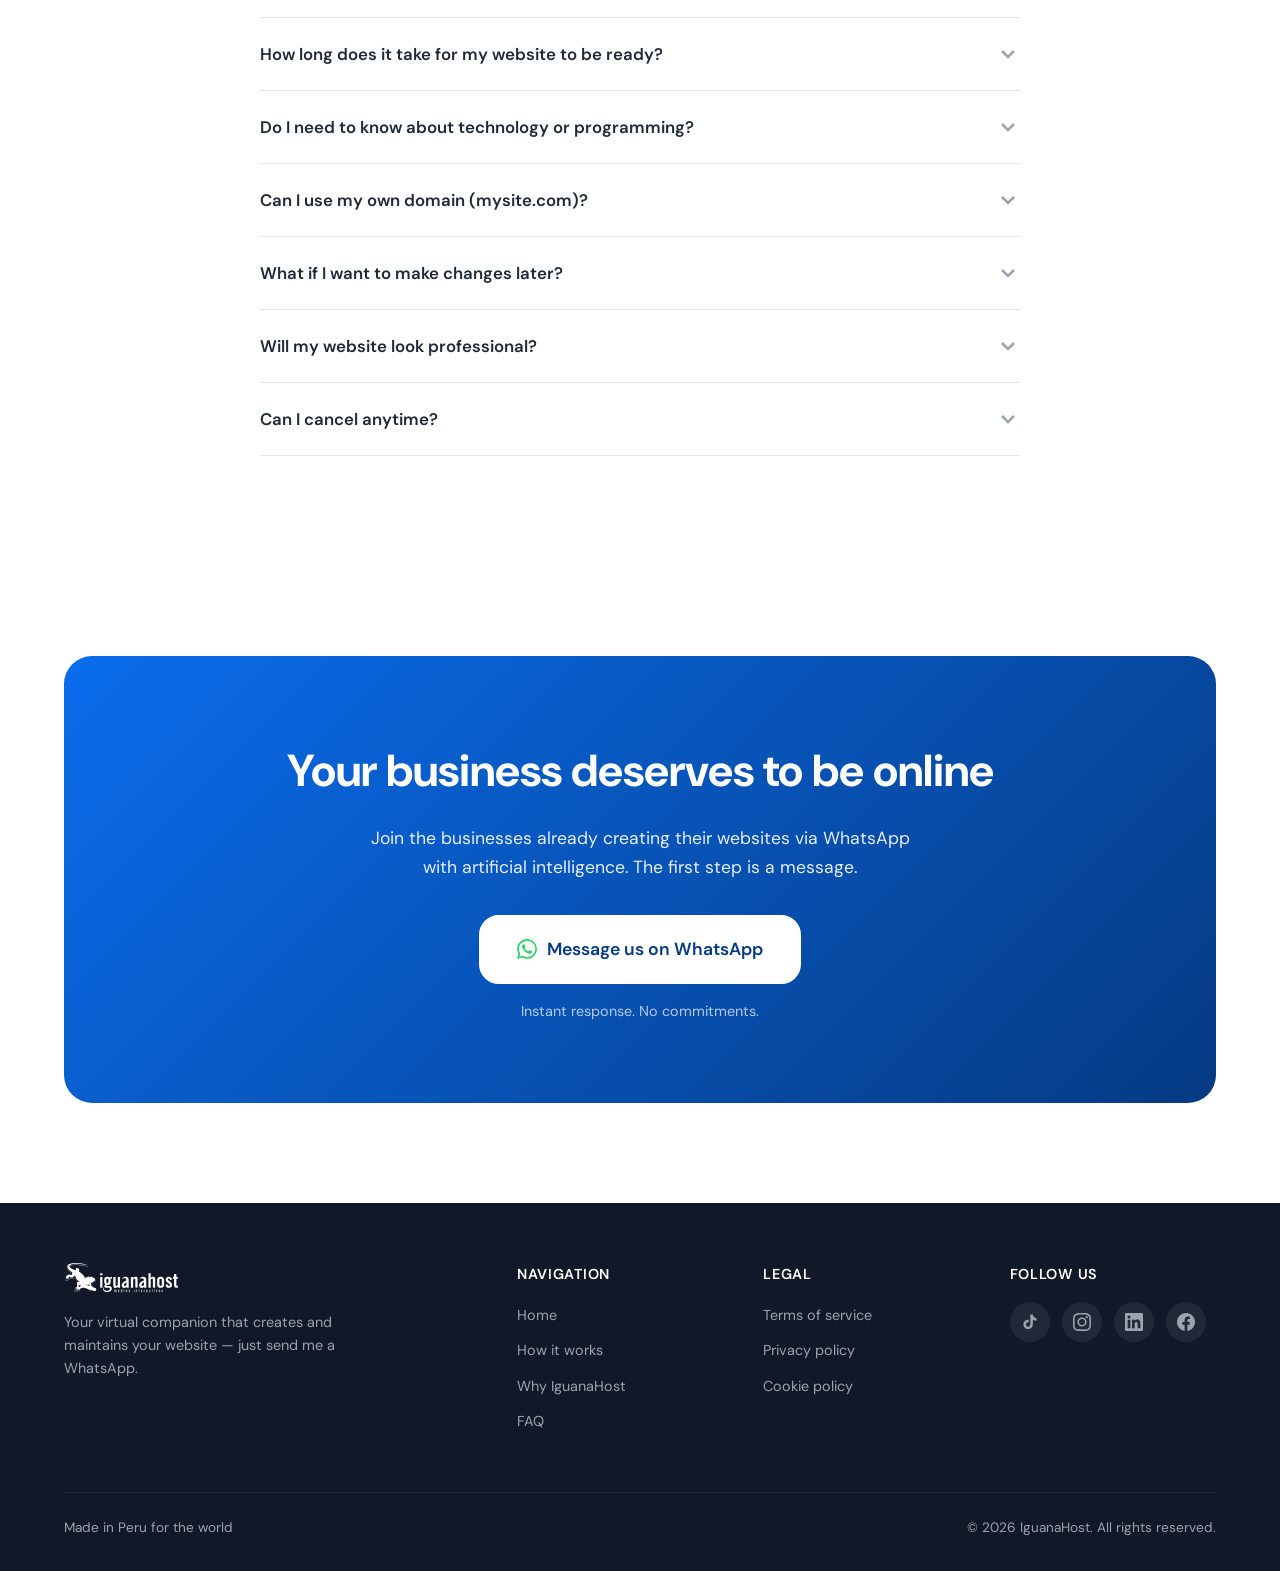
<file: en/index.html>
<!DOCTYPE html>
<html lang="en">
<head>
  <meta charset="UTF-8">
  <meta name="viewport" content="width=device-width, initial-scale=1.0">
  <title>IguanaHost — Create your website via WhatsApp with artificial intelligence</title>
  <meta name="description" content="The first service that creates, modifies and maintains your website through an AI agent on WhatsApp. From $9/month.">
  <meta property="og:title" content="IguanaHost — Your website via WhatsApp with AI">
  <meta property="og:description" content="Create your professional website with just a WhatsApp message. An AI agent builds, improves and maintains it for you. 24/7.">
  <meta property="og:type" content="website">
  <meta property="og:url" content="https://iguanahost.com/en">
  <meta property="og:image" content="https://iguanahost.com/og-image.jpg">
  <link rel="canonical" href="https://iguanahost.com/en">
  <link rel="alternate" hreflang="es" href="https://iguanahost.com/">
  <link rel="alternate" hreflang="en" href="https://iguanahost.com/en/">
  <link rel="preconnect" href="https://fonts.googleapis.com">
  <link rel="preconnect" href="https://fonts.gstatic.com" crossorigin>
  <link href="https://fonts.googleapis.com/css2?family=DM+Sans:ital,opsz,wght@0,9..40,300;0,9..40,400;0,9..40,500;0,9..40,600;0,9..40,700;1,9..40,400&display=swap" rel="stylesheet">
  <link rel="stylesheet" href="../styles.css">

  <!-- Schema.org markup -->
  <script type="application/ld+json">
  {
    "@context": "https://schema.org",
    "@type": "Organization",
    "name": "IguanaHost",
    "url": "https://iguanahost.com",
    "logo": "https://www.iguanahost.com/iguanalogo.svg",
    "description": "The first conversational web creation service powered by AI agents on WhatsApp.",
    "areaServed": "Worldwide",
    "sameAs": [
      "https://tiktok.com/@iguanahost",
      "https://instagram.com/iguanahost",
      "https://linkedin.com/company/iguanahost",
      "https://facebook.com/iguanahost"
    ]
  }
  </script>
</head>
<body>

  <!-- ========== NAVBAR ========== -->
  <nav class="navbar" id="navbar">
    <div class="container navbar__inner">
      <a href="/en" class="navbar__logo">
        <img class="navbar__logo-icon" src="../iguanalogo.svg" alt="IguanaHost" />
      </a>
      <button class="navbar__toggle" id="navToggle" aria-label="Open menu">
        <span></span><span></span><span></span>
      </button>
      <ul class="navbar__menu" id="navMenu">
        <li><a href="#how-it-works">How it works</a></li>
        <li><a href="#why">Why us</a></li>
        <li hidden><a href="#pricing">Pricing</a></li>
        <li><a href="#faq">FAQ</a></li>
        <li><a href="https://wa.me/51948272823?text=Hi%2C%20I%20want%20to%20create%20my%20website" class="btn btn--sm btn--whatsapp" target="_blank" rel="noopener">Get started</a></li>
        <li><a href="/" class="lang-toggle" onclick="document.cookie='lang=es;path=/;max-age=31536000'" title="Español">&#127466;&#127480;</a></li>
      </ul>
    </div>
  </nav>

  <!-- ========== HERO ========== -->
  <header class="hero" id="top">
    <div class="hero__bg"></div>
    <div class="container hero__inner">
      <div class="hero__content" data-animate="fade-up">
        <span class="hero__badge">First of its kind</span>
        <h1 class="hero__title">
          Create your website<br>
          <span class="hero__title--highlight">just with a WhatsApp</span>
        </h1>
        <p class="hero__subtitle">
          An AI agent that builds, improves and maintains your website — 24/7, via WhatsApp.
        </p>
        <div class="hero__actions">
          <a href="https://wa.me/51948272823?text=Hi%2C%20I%20want%20to%20create%20my%20website" class="btn btn--whatsapp btn--lg" target="_blank" rel="noopener">
            <svg class="btn__icon" viewBox="0 0 24 24" fill="currentColor"><path d="M17.472 14.382c-.297-.149-1.758-.867-2.03-.967-.273-.099-.471-.148-.67.15-.197.297-.767.966-.94 1.164-.173.199-.347.223-.644.075-.297-.15-1.255-.463-2.39-1.475-.883-.788-1.48-1.761-1.653-2.059-.173-.297-.018-.458.13-.606.134-.133.298-.347.446-.52.149-.174.198-.298.298-.497.099-.198.05-.371-.025-.52-.075-.149-.669-1.612-.916-2.207-.242-.579-.487-.5-.669-.51-.173-.008-.371-.01-.57-.01-.198 0-.52.074-.792.372-.272.297-1.04 1.016-1.04 2.479 0 1.462 1.065 2.875 1.213 3.074.149.198 2.096 3.2 5.077 4.487.709.306 1.262.489 1.694.625.712.227 1.36.195 1.871.118.571-.085 1.758-.719 2.006-1.413.248-.694.248-1.289.173-1.413-.074-.124-.272-.198-.57-.347m-5.421 7.403h-.004a9.87 9.87 0 01-5.031-1.378l-.361-.214-3.741.982.998-3.648-.235-.374a9.86 9.86 0 01-1.51-5.26c.001-5.45 4.436-9.884 9.888-9.884 2.64 0 5.122 1.03 6.988 2.898a9.825 9.825 0 012.893 6.994c-.003 5.45-4.437 9.884-9.885 9.884m8.413-18.297A11.815 11.815 0 0012.05 0C5.495 0 .16 5.335.157 11.892c0 2.096.547 4.142 1.588 5.945L.057 24l6.305-1.654a11.882 11.882 0 005.683 1.448h.005c6.554 0 11.89-5.335 11.893-11.893a11.821 11.821 0 00-3.48-8.413z"/></svg>
            Get started on WhatsApp
          </a>
          <a href="#how-it-works" class="btn btn--outline btn--lg">See how it works</a>
        </div>
        <p class="hero__note">No commitments. No technical skills needed. No hassle.</p>
      </div>
      <div class="hero__visual" data-animate="fade-up" data-delay="200">
        <div class="phone-mockup">
          <div class="phone-mockup__screen">
            <div class="chat">
              <div class="chat__header">
                <div class="chat__avatar">IG</div>
                <div>
                  <div class="chat__name">IguanaHost AI</div>
                  <div class="chat__status">online</div>
                </div>
              </div>
              <div class="chat__messages">
                <div class="chat__msg chat__msg--sent">
                  <p>Hi, I want a website for my restaurant "The Golden Fork" with menu and reservations</p>
                  <span class="chat__time">10:30</span>
                </div>
                <div class="chat__msg chat__msg--received">
                  <p>Hi! Love the name. I'm creating your website right now...</p>
                  <span class="chat__time">10:30</span>
                </div>
                <div class="chat__msg chat__msg--received">
                  <p>Your website is ready! It includes a digital menu, reservation system and photo gallery. Check it out:</p>
                  <span class="chat__time">10:31</span>
                </div>
                <div class="chat__msg chat__msg--received chat__msg--link">
                  <p>thegoldenfork.clientes.iguana.pe</p>
                  <span class="chat__time">10:31</span>
                </div>
                <div class="chat__msg chat__msg--sent">
                  <p>Amazing! Can you change the colors to red and gold?</p>
                  <span class="chat__time">10:32</span>
                </div>
                <div class="chat__msg chat__msg--received chat__msg--typing">
                  <div class="typing-dots">
                    <span></span><span></span><span></span>
                  </div>
                </div>
              </div>
            </div>
          </div>
        </div>
      </div>
    </div>
    <div class="hero__wave">
      <svg viewBox="0 0 1440 120" fill="none" xmlns="http://www.w3.org/2000/svg" preserveAspectRatio="none">
        <path d="M0 120V60C240 20 480 0 720 20C960 40 1200 80 1440 60V120H0Z" fill="#ffffff"/>
      </svg>
    </div>
  </header>

  <!-- ========== HOW IT WORKS ========== -->
  <section class="section steps" id="how-it-works">
    <div class="container">
      <div class="section__header" data-animate="fade-up">
        <span class="section__badge">As simple as chatting</span>
        <h2 class="section__title">How it works</h2>
        <p class="section__subtitle">Creating your website has never been easier. Just 4 steps, all via WhatsApp.</p>
      </div>
      <div class="steps__grid">
        <div class="step" data-animate="fade-up" data-delay="0">
          <div class="step__number">1</div>
          <div class="step__icon">
            <svg viewBox="0 0 48 48" fill="none"><rect x="6" y="10" width="36" height="28" rx="4" stroke="currentColor" stroke-width="2.5"/><path d="M6 18h36M14 26h10M14 32h6" stroke="currentColor" stroke-width="2.5" stroke-linecap="round"/></svg>
          </div>
          <h3 class="step__title">Message us on WhatsApp</h3>
          <p class="step__desc">"I want a website for my restaurant with a menu and reservations." That easy. Just tell us about your business.</p>
        </div>
        <div class="step" data-animate="fade-up" data-delay="100">
          <div class="step__number">2</div>
          <div class="step__icon">
            <svg viewBox="0 0 48 48" fill="none"><path d="M24 4l4 8h8l-6 6 2 9-8-5-8 5 2-9-6-6h8l4-8z" stroke="currentColor" stroke-width="2.5" stroke-linejoin="round"/><path d="M10 36h28M14 42h20" stroke="currentColor" stroke-width="2.5" stroke-linecap="round"/></svg>
          </div>
          <h3 class="step__title">The AI agent builds your site</h3>
          <p class="step__desc">Our artificial intelligence designs and builds your professional website in minutes, not weeks.</p>
        </div>
        <div class="step" data-animate="fade-up" data-delay="200">
          <div class="step__number">3</div>
          <div class="step__icon">
            <svg viewBox="0 0 48 48" fill="none"><rect x="10" y="6" width="28" height="36" rx="4" stroke="currentColor" stroke-width="2.5"/><path d="M18 14h12M18 20h8" stroke="currentColor" stroke-width="2.5" stroke-linecap="round"/><circle cx="24" cy="32" r="4" stroke="currentColor" stroke-width="2.5"/></svg>
          </div>
          <h3 class="step__title">Get the preview</h3>
          <p class="step__desc">We send you the link to your new website directly on WhatsApp so you can see it and share it.</p>
        </div>
        <div class="step" data-animate="fade-up" data-delay="300">
          <div class="step__number">4</div>
          <div class="step__icon">
            <svg viewBox="0 0 48 48" fill="none"><path d="M8 24c0-8.837 7.163-16 16-16s16 7.163 16 16" stroke="currentColor" stroke-width="2.5" stroke-linecap="round"/><path d="M24 16v8l6 4" stroke="currentColor" stroke-width="2.5" stroke-linecap="round" stroke-linejoin="round"/><path d="M16 36l-4 6M32 36l4 6" stroke="currentColor" stroke-width="2.5" stroke-linecap="round"/></svg>
          </div>
          <h3 class="step__title">Request changes by chat</h3>
          <p class="step__desc">"Change the color to red." "Add a testimonials section." Just say it — the agent does it instantly.</p>
        </div>
      </div>
    </div>
  </section>

  <!-- ========== WHY IGUANAHOST ========== -->
  <section class="section why" id="why">
    <div class="why__bg"></div>
    <div class="container">
      <div class="section__header" data-animate="fade-up">
        <span class="section__badge">Your business deserves to be online</span>
        <h2 class="section__title">The problems we solve</h2>
      </div>
      <div class="why__grid">
        <div class="why__card" data-animate="fade-up" data-delay="0">
          <div class="why__card-icon">
            <svg viewBox="0 0 48 48" fill="none"><circle cx="24" cy="24" r="18" stroke="currentColor" stroke-width="2.5"/><path d="M24 16v10M24 32h.02" stroke="currentColor" stroke-width="3" stroke-linecap="round"/></svg>
          </div>
          <h3 class="why__card-title">"I don't know where to start"</h3>
          <p class="why__card-stat">Most small businesses struggle</p>
          <p class="why__card-desc">The agent guides the entire process through chat. Just answer simple questions about your business — it handles the rest.</p>
        </div>
        <div class="why__card" data-animate="fade-up" data-delay="100">
          <div class="why__card-icon">
            <svg viewBox="0 0 48 48" fill="none"><path d="M24 6v36M6 24h36" stroke="currentColor" stroke-width="2.5" stroke-linecap="round"/><circle cx="24" cy="24" r="8" stroke="currentColor" stroke-width="2.5"/><path d="M18 12l-6-6M30 12l6-6M18 36l-6 6M30 36l6 6" stroke="currentColor" stroke-width="2.5" stroke-linecap="round"/></svg>
          </div>
          <h3 class="why__card-title">"It's too expensive"</h3>
          <p class="why__card-stat">Agencies charge $500–$5,000</p>
          <p class="why__card-desc">From $9/month you get a professional website with hosting included. No surprise fees, no hidden costs.</p>
        </div>
        <div class="why__card" data-animate="fade-up" data-delay="200">
          <div class="why__card-icon">
            <svg viewBox="0 0 48 48" fill="none"><circle cx="24" cy="24" r="18" stroke="currentColor" stroke-width="2.5"/><path d="M24 14v10l7 5" stroke="currentColor" stroke-width="2.5" stroke-linecap="round" stroke-linejoin="round"/></svg>
          </div>
          <h3 class="why__card-title">"I don't have time"</h3>
          <p class="why__card-stat">Website ready in minutes</p>
          <p class="why__card-desc">The agent works 24/7. You just chat whenever you can — on the bus, at your business, at 2am. No schedules.</p>
        </div>
      </div>
      <div class="why__features" data-animate="fade-up">
        <div class="why__feature">
          <svg viewBox="0 0 24 24" fill="none" stroke="currentColor" stroke-width="2"><polyline points="20 6 9 17 4 12"/></svg>
          <span>No technical knowledge needed</span>
        </div>
        <div class="why__feature">
          <svg viewBox="0 0 24 24" fill="none" stroke="currentColor" stroke-width="2"><polyline points="20 6 9 17 4 12"/></svg>
          <span>Natural conversation</span>
        </div>
        <div class="why__feature">
          <svg viewBox="0 0 24 24" fill="none" stroke="currentColor" stroke-width="2"><polyline points="20 6 9 17 4 12"/></svg>
          <span>Hosting and SSL included</span>
        </div>
        <div class="why__feature">
          <svg viewBox="0 0 24 24" fill="none" stroke="currentColor" stroke-width="2"><polyline points="20 6 9 17 4 12"/></svg>
          <span>Changes via WhatsApp</span>
        </div>
        <div class="why__feature">
          <svg viewBox="0 0 24 24" fill="none" stroke="currentColor" stroke-width="2"><polyline points="20 6 9 17 4 12"/></svg>
          <span>24/7 support</span>
        </div>
        <div class="why__feature">
          <svg viewBox="0 0 24 24" fill="none" stroke="currentColor" stroke-width="2"><polyline points="20 6 9 17 4 12"/></svg>
          <span>First of its kind</span>
        </div>
      </div>
    </div>
  </section>

  <!-- ========== STATS ========== -->
  <section class="section stats">
    <div class="container">
      <div class="stats__grid" data-animate="fade-up">
        <div class="stat">
          <div class="stat__number" data-count="70">0</div>
          <div class="stat__suffix">%</div>
          <p class="stat__label">of small businesses don't have a website</p>
          <span class="stat__source">Source: Top Design Firms</span>
        </div>
        <div class="stat">
          <div class="stat__number" data-count="73">0</div>
          <div class="stat__suffix">%</div>
          <p class="stat__label">don't know how to start their digital transformation</p>
          <span class="stat__source">Source: Industry research</span>
        </div>
        <div class="stat">
          <div class="stat__number" data-count="2">0</div>
          <div class="stat__suffix">B+</div>
          <p class="stat__label">people use WhatsApp every day worldwide</p>
          <span class="stat__source">Source: Meta</span>
        </div>
        <div class="stat">
          <div class="stat__number" data-count="0">0</div>
          <div class="stat__suffix">competitors</div>
          <p class="stat__label">offer website creation via WhatsApp with AI in the world</p>
          <span class="stat__source">Our own research</span>
        </div>
      </div>
      <p class="stats__cta" data-animate="fade-up">Millions of businesses need a website.<br><strong>We make it as easy as sending a message.</strong></p>
    </div>
  </section>

  <!-- ========== PRICING ========== -->
  <!-- Oculta (2026-10-05): quitar hidden para mostrarla -->
  <section hidden class="section pricing" id="pricing">
    <div class="container">
      <div class="section__header" data-animate="fade-up">
        <span class="section__badge">Transparent pricing</span>
        <h2 class="section__title">Plans for every business</h2>
        <p class="section__subtitle">No long contracts. No fine print. Cancel anytime.</p>
      </div>
      <div class="pricing__grid">
        <!-- Starter -->
        <div class="pricing__card" data-animate="fade-up" data-delay="0">
          <div class="pricing__card-header">
            <h3 class="pricing__plan">Starter</h3>
            <p class="pricing__desc">For businesses just getting started</p>
          </div>
          <div class="pricing__price">
            <span class="pricing__currency">$</span>
            <span class="pricing__amount">9</span>
            <span class="pricing__period">/mo</span>
          </div>
          <p class="pricing__annual">$90/year (save 2 months)</p>
          <ul class="pricing__features">
            <li>
              <svg viewBox="0 0 24 24" fill="none" stroke="currentColor" stroke-width="2.5"><polyline points="20 6 9 17 4 12"/></svg>
              1 website (up to 5 pages)
            </li>
            <li>
              <svg viewBox="0 0 24 24" fill="none" stroke="currentColor" stroke-width="2.5"><polyline points="20 6 9 17 4 12"/></svg>
              Hosting and SSL included
            </li>
            <li>
              <svg viewBox="0 0 24 24" fill="none" stroke="currentColor" stroke-width="2.5"><polyline points="20 6 9 17 4 12"/></svg>
              3 changes/month via WhatsApp (+$3 each extra)
            </li>
            <li>
              <svg viewBox="0 0 24 24" fill="none" stroke="currentColor" stroke-width="2.5"><polyline points="20 6 9 17 4 12"/></svg>
              Subdomain included
            </li>
          </ul>
          <a href="https://wa.me/51948272823?text=Hi%2C%20I'm%20interested%20in%20the%20Starter%20plan" class="btn btn--outline btn--block" target="_blank" rel="noopener">Start on WhatsApp</a>
        </div>
        <!-- Professional -->
        <div class="pricing__card pricing__card--featured" data-animate="fade-up" data-delay="100">
          <div class="pricing__card-badge">Most popular</div>
          <div class="pricing__card-header">
            <h3 class="pricing__plan">Professional</h3>
            <p class="pricing__desc">For growing businesses</p>
          </div>
          <div class="pricing__price">
            <span class="pricing__currency">$</span>
            <span class="pricing__amount">19</span>
            <span class="pricing__period">/mo</span>
          </div>
          <p class="pricing__annual">$190/year (save 2 months)</p>
          <ul class="pricing__features">
            <li>
              <svg viewBox="0 0 24 24" fill="none" stroke="currentColor" stroke-width="2.5"><polyline points="20 6 9 17 4 12"/></svg>
              1 website (up to 15 pages)
            </li>
            <li>
              <svg viewBox="0 0 24 24" fill="none" stroke="currentColor" stroke-width="2.5"><polyline points="20 6 9 17 4 12"/></svg>
              Hosting and SSL included
            </li>
            <li>
              <svg viewBox="0 0 24 24" fill="none" stroke="currentColor" stroke-width="2.5"><polyline points="20 6 9 17 4 12"/></svg>
              10 changes/month via WhatsApp (+$3 each extra)
            </li>
            <li>
              <svg viewBox="0 0 24 24" fill="none" stroke="currentColor" stroke-width="2.5"><polyline points="20 6 9 17 4 12"/></svg>
              Basic SEO included
            </li>
            <li>
              <svg viewBox="0 0 24 24" fill="none" stroke="currentColor" stroke-width="2.5"><polyline points="20 6 9 17 4 12"/></svg>
              Visitor analytics
            </li>
            <li>
              <svg viewBox="0 0 24 24" fill="none" stroke="currentColor" stroke-width="2.5"><polyline points="20 6 9 17 4 12"/></svg>
              Custom domain
            </li>
          </ul>
          <a href="https://wa.me/51948272823?text=Hi%2C%20I'm%20interested%20in%20the%20Professional%20plan" class="btn btn--whatsapp btn--block" target="_blank" rel="noopener">Start on WhatsApp</a>
        </div>
        <!-- Premium -->
        <div class="pricing__card" data-animate="fade-up" data-delay="200">
          <div class="pricing__card-header">
            <h3 class="pricing__plan">Premium</h3>
            <p class="pricing__desc">For businesses that sell online</p>
          </div>
          <div class="pricing__price">
            <span class="pricing__currency">$</span>
            <span class="pricing__amount">29</span>
            <span class="pricing__period">/mo</span>
          </div>
          <p class="pricing__annual">$290/year (save 2 months)</p>
          <ul class="pricing__features">
            <li>
              <svg viewBox="0 0 24 24" fill="none" stroke="currentColor" stroke-width="2.5"><polyline points="20 6 9 17 4 12"/></svg>
              Unlimited website + e-commerce
            </li>
            <li>
              <svg viewBox="0 0 24 24" fill="none" stroke="currentColor" stroke-width="2.5"><polyline points="20 6 9 17 4 12"/></svg>
              Hosting and SSL included
            </li>
            <li>
              <svg viewBox="0 0 24 24" fill="none" stroke="currentColor" stroke-width="2.5"><polyline points="20 6 9 17 4 12"/></svg>
              Unlimited changes
            </li>
            <li>
              <svg viewBox="0 0 24 24" fill="none" stroke="currentColor" stroke-width="2.5"><polyline points="20 6 9 17 4 12"/></svg>
              Advanced SEO + analytics
            </li>
            <li>
              <svg viewBox="0 0 24 24" fill="none" stroke="currentColor" stroke-width="2.5"><polyline points="20 6 9 17 4 12"/></svg>
              Personalized video onboarding
            </li>
            <li>
              <svg viewBox="0 0 24 24" fill="none" stroke="currentColor" stroke-width="2.5"><polyline points="20 6 9 17 4 12"/></svg>
              Full online store
            </li>
          </ul>
          <a href="https://wa.me/51948272823?text=Hi%2C%20I'm%20interested%20in%20the%20Premium%20plan" class="btn btn--outline btn--block" target="_blank" rel="noopener">Start on WhatsApp</a>
        </div>
      </div>
      <p class="pricing__setup" data-animate="fade-up">Initial setup from <strong>$15</strong> (depending on complexity) &middot; Additional changes: $3 each &middot; Launch pricing</p>
    </div>
  </section>

  <!-- ========== USE CASES ========== -->
  <!-- Oculta (2026-10-05): quitar hidden para mostrarla -->
  <section hidden class="section usecases">
    <div class="container">
      <div class="section__header" data-animate="fade-up">
        <span class="section__badge">For every type of business</span>
        <h2 class="section__title">Websites our agent can create</h2>
        <p class="section__subtitle">Tell our agent what kind of business you have and it takes care of the rest.</p>
      </div>
      <div class="usecases__grid">
        <div class="usecase" data-animate="fade-up" data-delay="0">
          <div class="usecase__icon">
            <svg viewBox="0 0 48 48" fill="none"><path d="M8 40h32M14 40V24h6v16M20 40V18h8v22M28 40V22h6v18" stroke="currentColor" stroke-width="2.5" stroke-linecap="round" stroke-linejoin="round"/><path d="M10 20l14-12 14 12" stroke="currentColor" stroke-width="2.5" stroke-linecap="round" stroke-linejoin="round"/></svg>
          </div>
          <h3 class="usecase__title">Restaurants</h3>
          <p class="usecase__desc">Digital menu, online reservations, photo gallery, location and hours.</p>
          <span class="usecase__example">"I want a website for my restaurant with menu and delivery"</span>
        </div>
        <div class="usecase" data-animate="fade-up" data-delay="100">
          <div class="usecase__icon">
            <svg viewBox="0 0 48 48" fill="none"><rect x="8" y="12" width="32" height="24" rx="3" stroke="currentColor" stroke-width="2.5"/><path d="M8 20h32M16 28h8M16 32h4" stroke="currentColor" stroke-width="2.5" stroke-linecap="round"/></svg>
          </div>
          <h3 class="usecase__title">Shops & retail</h3>
          <p class="usecase__desc">Product catalog, pricing, direct contact and location map.</p>
          <span class="usecase__example">"I need to showcase my clothing products with prices"</span>
        </div>
        <div class="usecase" data-animate="fade-up" data-delay="200">
          <div class="usecase__icon">
            <svg viewBox="0 0 48 48" fill="none"><circle cx="24" cy="16" r="8" stroke="currentColor" stroke-width="2.5"/><path d="M10 40c0-7.732 6.268-14 14-14s14 6.268 14 14" stroke="currentColor" stroke-width="2.5" stroke-linecap="round"/></svg>
          </div>
          <h3 class="usecase__title">Professionals</h3>
          <p class="usecase__desc">Portfolio, services, appointment booking and client testimonials.</p>
          <span class="usecase__example">"I'm a lawyer and I want a website with my services and booking"</span>
        </div>
        <div class="usecase" data-animate="fade-up" data-delay="300">
          <div class="usecase__icon">
            <svg viewBox="0 0 48 48" fill="none"><path d="M14 8h20l6 12H8l6-12z" stroke="currentColor" stroke-width="2.5" stroke-linejoin="round"/><rect x="8" y="20" width="32" height="20" rx="2" stroke="currentColor" stroke-width="2.5"/><path d="M20 28h8M20 33h4" stroke="currentColor" stroke-width="2.5" stroke-linecap="round"/></svg>
          </div>
          <h3 class="usecase__title">Services</h3>
          <p class="usecase__desc">Service descriptions, pricing, coverage area and contact button.</p>
          <span class="usecase__example">"I have a cleaning company, I need a professional website"</span>
        </div>
        <div class="usecase" data-animate="fade-up" data-delay="400">
          <div class="usecase__icon">
            <svg viewBox="0 0 48 48" fill="none"><circle cx="24" cy="24" r="18" stroke="currentColor" stroke-width="2.5"/><path d="M16 24h16M24 16v16" stroke="currentColor" stroke-width="2.5" stroke-linecap="round"/><path d="M18 18l12 12M30 18L18 30" stroke="currentColor" stroke-width="1.5" stroke-linecap="round" opacity=".3"/></svg>
          </div>
          <h3 class="usecase__title">E-commerce</h3>
          <p class="usecase__desc">Full online store with shopping cart, payments and shipping.</p>
          <span class="usecase__example">"I want to sell my crafts online with online payments"</span>
        </div>
        <div class="usecase" data-animate="fade-up" data-delay="500">
          <div class="usecase__icon">
            <svg viewBox="0 0 48 48" fill="none"><rect x="6" y="10" width="36" height="28" rx="4" stroke="currentColor" stroke-width="2.5"/><circle cx="24" cy="24" r="6" stroke="currentColor" stroke-width="2.5"/><path d="M24 18v-2M24 32v-2M30 24h2M16 24h2" stroke="currentColor" stroke-width="2.5" stroke-linecap="round"/></svg>
          </div>
          <h3 class="usecase__title">Any business</h3>
          <p class="usecase__desc">Beauty salons, gyms, clinics, academies... whatever you need.</p>
          <span class="usecase__example">"Tell me what you need and I'll create it"</span>
        </div>
      </div>
    </div>
  </section>

  <!-- ========== COMPARISON ========== -->
  <!-- Oculta (2026-10-05): quitar hidden para mostrarla -->
  <section hidden class="section comparison">
    <div class="container">
      <div class="section__header" data-animate="fade-up">
        <span class="section__badge">The difference is clear</span>
        <h2 class="section__title">IguanaHost vs. the alternatives</h2>
      </div>
      <div class="comparison__table-wrap" data-animate="fade-up">
        <table class="comparison__table">
          <thead>
            <tr>
              <th></th>
              <th>Traditional agency</th>
              <th>Do it yourself<br><small>(Wix / WordPress)</small></th>
              <th class="comparison__highlight">IguanaHost</th>
            </tr>
          </thead>
          <tbody>
            <tr>
              <td class="comparison__label">Cost</td>
              <td>$500 – $5,000</td>
              <td>$0 – $16/mo + your time</td>
              <td class="comparison__highlight"><strong>From $9/mo</strong></td>
            </tr>
            <tr>
              <td class="comparison__label">Time to have your site</td>
              <td>2 – 8 weeks</td>
              <td>Days or weeks learning</td>
              <td class="comparison__highlight"><strong>Minutes</strong></td>
            </tr>
            <tr>
              <td class="comparison__label">Technical knowledge</td>
              <td>Not required</td>
              <td>Yes, quite a lot</td>
              <td class="comparison__highlight"><strong>Zero</strong></td>
            </tr>
            <tr>
              <td class="comparison__label">Changes</td>
              <td>Extra charge</td>
              <td>You do them</td>
              <td class="comparison__highlight"><strong>Via WhatsApp</strong></td>
            </tr>
            <tr>
              <td class="comparison__label">24/7 support</td>
              <td>No</td>
              <td>No</td>
              <td class="comparison__highlight"><strong>Yes, always</strong></td>
            </tr>
            <tr>
              <td class="comparison__label">Conversational</td>
              <td>Variable</td>
              <td>Variable</td>
              <td class="comparison__highlight"><strong>Always</strong></td>
            </tr>
          </tbody>
        </table>
      </div>
    </div>
  </section>

  <!-- ========== FAQ ========== -->
  <section class="section faq" id="faq">
    <div class="container">
      <div class="section__header" data-animate="fade-up">
        <span class="section__badge">Quick answers</span>
        <h2 class="section__title">Frequently asked questions</h2>
      </div>
      <div class="faq__list" data-animate="fade-up">
        <div class="faq__item">
          <button class="faq__question" aria-expanded="false">
            <span>Can I really create my website just through WhatsApp?</span>
            <svg class="faq__chevron" viewBox="0 0 24 24" fill="none" stroke="currentColor" stroke-width="2.5"><path d="M6 9l6 6 6-6"/></svg>
          </button>
          <div class="faq__answer">
            <p>Yes. Our AI agent understands what you need through natural conversation. Just tell it about your business, what you want to show, and it builds your complete website. It's like talking to an expert web designer, but available 24/7.</p>
          </div>
        </div>
        <div class="faq__item">
          <button class="faq__question" aria-expanded="false">
            <span>How long does it take for my website to be ready?</span>
            <svg class="faq__chevron" viewBox="0 0 24 24" fill="none" stroke="currentColor" stroke-width="2.5"><path d="M6 9l6 6 6-6"/></svg>
          </button>
          <div class="faq__answer">
            <p>The first version of your website can be ready in minutes. Iterations and adjustments you request are also fast — usually in less than a minute after your message.</p>
          </div>
        </div>
        <div class="faq__item">
          <button class="faq__question" aria-expanded="false">
            <span>Do I need to know about technology or programming?</span>
            <svg class="faq__chevron" viewBox="0 0 24 24" fill="none" stroke="currentColor" stroke-width="2.5"><path d="M6 9l6 6 6-6"/></svg>
          </button>
          <div class="faq__answer">
            <p>Not at all. If you know how to use WhatsApp, you can have your website. You don't need to know about HTML, design, hosting or anything technical. Our agent takes care of absolutely everything.</p>
          </div>
        </div>
        <div class="faq__item">
          <button class="faq__question" aria-expanded="false">
            <span>Can I use my own domain (mysite.com)?</span>
            <svg class="faq__chevron" viewBox="0 0 24 24" fill="none" stroke="currentColor" stroke-width="2.5"><path d="M6 9l6 6 6-6"/></svg>
          </button>
          <div class="faq__answer">
            <p>Yes, we help you connect your own domain. We also offer free subdomains like yourbusiness.clientes.iguana.pe so you can get started immediately while you configure your domain.</p>
          </div>
        </div>
        <div class="faq__item">
          <button class="faq__question" aria-expanded="false">
            <span>What if I want to make changes later?</span>
            <svg class="faq__chevron" viewBox="0 0 24 24" fill="none" stroke="currentColor" stroke-width="2.5"><path d="M6 9l6 6 6-6"/></svg>
          </button>
          <div class="faq__answer">
            <p>Just message us on WhatsApp. "Change the phone number", "add a photo", "update the hours" — whatever you need. The agent makes the changes according to your plan. It's like having a personal web designer available 24/7.</p>
          </div>
        </div>
        <div class="faq__item">
          <button class="faq__question" aria-expanded="false">
            <span>Will my website look professional?</span>
            <svg class="faq__chevron" viewBox="0 0 24 24" fill="none" stroke="currentColor" stroke-width="2.5"><path d="M6 9l6 6 6-6"/></svg>
          </button>
          <div class="faq__answer">
            <p>Absolutely. Our agent uses the best practices in modern web design. Your site will be responsive (looks great on mobile and desktop), fast, optimized for Google, and with SSL security certificate included.</p>
          </div>
        </div>
        <div class="faq__item">
          <button class="faq__question" aria-expanded="false">
            <span>Can I cancel anytime?</span>
            <svg class="faq__chevron" viewBox="0 0 24 24" fill="none" stroke="currentColor" stroke-width="2.5"><path d="M6 9l6 6 6-6"/></svg>
          </button>
          <div class="faq__answer">
            <p>Yes, there are no lock-in contracts. You can cancel your plan at any time. If you choose the annual plan, you get a 2-month discount.</p>
          </div>
        </div>
      </div>
    </div>
  </section>

  <!-- ========== CTA FINAL ========== -->
  <section class="section cta-final">
    <div class="container">
      <div class="cta-final__inner" data-animate="fade-up">
        <h2 class="cta-final__title">Your business deserves to be online</h2>
        <p class="cta-final__text">Join the businesses already creating their websites via WhatsApp with artificial intelligence. The first step is a message.</p>
        <a href="https://wa.me/51948272823?text=Hi%2C%20I%20want%20to%20create%20my%20website" class="btn btn--whatsapp btn--lg" target="_blank" rel="noopener">
          <svg class="btn__icon" viewBox="0 0 24 24" fill="currentColor"><path d="M17.472 14.382c-.297-.149-1.758-.867-2.03-.967-.273-.099-.471-.148-.67.15-.197.297-.767.966-.94 1.164-.173.199-.347.223-.644.075-.297-.15-1.255-.463-2.39-1.475-.883-.788-1.48-1.761-1.653-2.059-.173-.297-.018-.458.13-.606.134-.133.298-.347.446-.52.149-.174.198-.298.298-.497.099-.198.05-.371-.025-.52-.075-.149-.669-1.612-.916-2.207-.242-.579-.487-.5-.669-.51-.173-.008-.371-.01-.57-.01-.198 0-.52.074-.792.372-.272.297-1.04 1.016-1.04 2.479 0 1.462 1.065 2.875 1.213 3.074.149.198 2.096 3.2 5.077 4.487.709.306 1.262.489 1.694.625.712.227 1.36.195 1.871.118.571-.085 1.758-.719 2.006-1.413.248-.694.248-1.289.173-1.413-.074-.124-.272-.198-.57-.347m-5.421 7.403h-.004a9.87 9.87 0 01-5.031-1.378l-.361-.214-3.741.982.998-3.648-.235-.374a9.86 9.86 0 01-1.51-5.26c.001-5.45 4.436-9.884 9.888-9.884 2.64 0 5.122 1.03 6.988 2.898a9.825 9.825 0 012.893 6.994c-.003 5.45-4.437 9.884-9.885 9.884m8.413-18.297A11.815 11.815 0 0012.05 0C5.495 0 .16 5.335.157 11.892c0 2.096.547 4.142 1.588 5.945L.057 24l6.305-1.654a11.882 11.882 0 005.683 1.448h.005c6.554 0 11.89-5.335 11.893-11.893a11.821 11.821 0 00-3.48-8.413z"/></svg>
          Message us on WhatsApp
        </a>
        <p class="cta-final__note">Instant response. No commitments.</p>
      </div>
    </div>
  </section>

  <!-- ========== FOOTER ========== -->
  <footer class="footer">
    <div class="container">
      <div class="footer__inner">
        <div class="footer__brand">
          <a href="/en" class="navbar__logo navbar__logo--footer">
            <img class="navbar__logo-icon" src="../iguanalogo.svg" alt="IguanaHost" />
          </a>
          <p class="footer__tagline">Your virtual companion that creates and maintains your website — just send me a WhatsApp.</p>
        </div>
        <div class="footer__links">
          <h4>Navigation</h4>
          <ul>
            <li><a href="#top">Home</a></li>
            <li><a href="#how-it-works">How it works</a></li>
            <li><a href="#why">Why IguanaHost</a></li>
            <li hidden><a href="#pricing">Pricing</a></li>
            <li><a href="#faq">FAQ</a></li>
          </ul>
        </div>
        <div class="footer__links">
          <h4>Legal</h4>
          <ul>
            <li><a href="#">Terms of service</a></li>
            <li><a href="#">Privacy policy</a></li>
            <li><a href="#">Cookie policy</a></li>
          </ul>
        </div>
        <div class="footer__social">
          <h4>Follow us</h4>
          <div class="footer__social-icons">
            <a href="#" aria-label="TikTok" target="_blank" rel="noopener">
              <svg viewBox="0 0 24 24" fill="currentColor"><path d="M19.59 6.69a4.83 4.83 0 01-3.77-4.25V2h-3.45v13.67a2.89 2.89 0 01-2.88 2.5 2.89 2.89 0 01-2.89-2.89 2.89 2.89 0 012.89-2.89c.28 0 .54.04.79.1v-3.5a6.37 6.37 0 00-.79-.05A6.34 6.34 0 003.15 15.2a6.34 6.34 0 006.34 6.34 6.34 6.34 0 006.34-6.34V8.88a8.28 8.28 0 004.76 1.5V6.93a4.84 4.84 0 01-1-.24z"/></svg>
            </a>
            <a href="#" aria-label="Instagram" target="_blank" rel="noopener">
              <svg viewBox="0 0 24 24" fill="currentColor"><path d="M12 2.163c3.204 0 3.584.012 4.85.07 3.252.148 4.771 1.691 4.919 4.919.058 1.265.069 1.645.069 4.849 0 3.205-.012 3.584-.069 4.849-.149 3.225-1.664 4.771-4.919 4.919-1.266.058-1.644.07-4.85.07-3.204 0-3.584-.012-4.849-.07-3.26-.149-4.771-1.699-4.919-4.92-.058-1.265-.07-1.644-.07-4.849 0-3.204.013-3.583.07-4.849.149-3.227 1.664-4.771 4.919-4.919 1.266-.057 1.645-.069 4.849-.069zM12 0C8.741 0 8.333.014 7.053.072 2.695.272.273 2.69.073 7.052.014 8.333 0 8.741 0 12c0 3.259.014 3.668.072 4.948.2 4.358 2.618 6.78 6.98 6.98C8.333 23.986 8.741 24 12 24c3.259 0 3.668-.014 4.948-.072 4.354-.2 6.782-2.618 6.979-6.98.059-1.28.073-1.689.073-4.948 0-3.259-.014-3.667-.072-4.947-.196-4.354-2.617-6.78-6.979-6.98C15.668.014 15.259 0 12 0zm0 5.838a6.162 6.162 0 100 12.324 6.162 6.162 0 000-12.324zM12 16a4 4 0 110-8 4 4 0 010 8zm6.406-11.845a1.44 1.44 0 100 2.881 1.44 1.44 0 000-2.881z"/></svg>
            </a>
            <a href="#" aria-label="LinkedIn" target="_blank" rel="noopener">
              <svg viewBox="0 0 24 24" fill="currentColor"><path d="M20.447 20.452h-3.554v-5.569c0-1.328-.027-3.037-1.852-3.037-1.853 0-2.136 1.445-2.136 2.939v5.667H9.351V9h3.414v1.561h.046c.477-.9 1.637-1.85 3.37-1.85 3.601 0 4.267 2.37 4.267 5.455v6.286zM5.337 7.433a2.062 2.062 0 01-2.063-2.065 2.064 2.064 0 112.063 2.065zm1.782 13.019H3.555V9h3.564v11.452zM22.225 0H1.771C.792 0 0 .774 0 1.729v20.542C0 23.227.792 24 1.771 24h20.451C23.2 24 24 23.227 24 22.271V1.729C24 .774 23.2 0 22.222 0h.003z"/></svg>
            </a>
            <a href="#" aria-label="Facebook" target="_blank" rel="noopener">
              <svg viewBox="0 0 24 24" fill="currentColor"><path d="M24 12.073c0-6.627-5.373-12-12-12s-12 5.373-12 12c0 5.99 4.388 10.954 10.125 11.854v-8.385H7.078v-3.47h3.047V9.43c0-3.007 1.792-4.669 4.533-4.669 1.312 0 2.686.235 2.686.235v2.953H15.83c-1.491 0-1.956.925-1.956 1.874v2.25h3.328l-.532 3.47h-2.796v8.385C19.612 23.027 24 18.062 24 12.073z"/></svg>
            </a>
          </div>
        </div>
      </div>
      <div class="footer__bottom">
        <p>Made in Peru for the world</p>
        <p>&copy; 2026 IguanaHost. All rights reserved.</p>
      </div>
    </div>
  </footer>

  <!-- ========== FLOATING WHATSAPP BUTTON ========== -->
  <a href="https://wa.me/51948272823?text=Hi%2C%20I%20want%20to%20create%20my%20website" class="whatsapp-float" target="_blank" rel="noopener" aria-label="Contact via WhatsApp">
    <svg viewBox="0 0 24 24" fill="currentColor"><path d="M17.472 14.382c-.297-.149-1.758-.867-2.03-.967-.273-.099-.471-.148-.67.15-.197.297-.767.966-.94 1.164-.173.199-.347.223-.644.075-.297-.15-1.255-.463-2.39-1.475-.883-.788-1.48-1.761-1.653-2.059-.173-.297-.018-.458.13-.606.134-.133.298-.347.446-.52.149-.174.198-.298.298-.497.099-.198.05-.371-.025-.52-.075-.149-.669-1.612-.916-2.207-.242-.579-.487-.5-.669-.51-.173-.008-.371-.01-.57-.01-.198 0-.52.074-.792.372-.272.297-1.04 1.016-1.04 2.479 0 1.462 1.065 2.875 1.213 3.074.149.198 2.096 3.2 5.077 4.487.709.306 1.262.489 1.694.625.712.227 1.36.195 1.871.118.571-.085 1.758-.719 2.006-1.413.248-.694.248-1.289.173-1.413-.074-.124-.272-.198-.57-.347m-5.421 7.403h-.004a9.87 9.87 0 01-5.031-1.378l-.361-.214-3.741.982.998-3.648-.235-.374a9.86 9.86 0 01-1.51-5.26c.001-5.45 4.436-9.884 9.888-9.884 2.64 0 5.122 1.03 6.988 2.898a9.825 9.825 0 012.893 6.994c-.003 5.45-4.437 9.884-9.885 9.884m8.413-18.297A11.815 11.815 0 0012.05 0C5.495 0 .16 5.335.157 11.892c0 2.096.547 4.142 1.588 5.945L.057 24l6.305-1.654a11.882 11.882 0 005.683 1.448h.005c6.554 0 11.89-5.335 11.893-11.893a11.821 11.821 0 00-3.48-8.413z"/></svg>
    <span class="whatsapp-float__tooltip">Need a website?</span>
  </a>

  <script src="../script.js"></script>
</body>
</html>
</file>
<file: styles.css>
/* Secciones ocultas sin borrarlas: el atributo hidden manda sobre cualquier display. */
[hidden] { display: none !important; }

/* ========================================
   IguanaHost — Landing Page Styles
   ======================================== */

/* ---------- CSS Variables ---------- */
:root {
  /* Brand colors from IguanaHost logo */
  --green-50: #e8f4fd;
  --green-100: #c8e2fb;
  --green-200: #93c5f7;
  --green-300: #5ba4f2;
  --green-400: #2d85ee;
  --green-500: #0A6DEC;
  --green-600: #085bca;
  --green-700: #064aa5;
  --green-800: #053a82;
  --green-900: #032a60;

  /* Accent: magenta from logo */
  --accent: #B510A5;
  --accent-light: #d94fcf;
  --accent-dark: #8a0c7e;

  --yellow-400: #facc15;
  --blue-500: #0A6DEC;

  --gray-50: #f9fafb;
  --gray-100: #f3f4f6;
  --gray-200: #e5e7eb;
  --gray-300: #d1d5db;
  --gray-400: #9ca3af;
  --gray-500: #6b7280;
  --gray-600: #4b5563;
  --gray-700: #374151;
  --gray-800: #1f2937;
  --gray-900: #111827;

  --whatsapp: #25D366;
  --whatsapp-dark: #128C7E;

  --font: 'DM Sans', system-ui, -apple-system, sans-serif;
  --radius-sm: 8px;
  --radius-md: 12px;
  --radius-lg: 20px;
  --radius-xl: 28px;
  --shadow-sm: 0 1px 2px rgba(0,0,0,.05);
  --shadow-md: 0 4px 12px rgba(0,0,0,.08);
  --shadow-lg: 0 12px 40px rgba(0,0,0,.12);
  --shadow-xl: 0 20px 60px rgba(0,0,0,.15);
  --transition: 0.3s cubic-bezier(.4,0,.2,1);
}

/* ---------- Reset & Base ---------- */
*, *::before, *::after { box-sizing: border-box; margin: 0; padding: 0; }

html {
  scroll-behavior: smooth;
  -webkit-font-smoothing: antialiased;
  -moz-osx-font-smoothing: grayscale;
}

body {
  font-family: var(--font);
  color: var(--gray-800);
  line-height: 1.6;
  background: #fff;
  overflow-x: hidden;
}

img { max-width: 100%; display: block; }
a { text-decoration: none; color: inherit; }
ul { list-style: none; }

.container {
  width: 100%;
  max-width: 1200px;
  margin: 0 auto;
  padding: 0 24px;
}

.section {
  padding: 100px 0;
}

.section__header {
  text-align: center;
  max-width: 640px;
  margin: 0 auto 64px;
}

.section__badge {
  display: inline-block;
  background: var(--green-50);
  color: var(--green-700);
  font-size: 0.85rem;
  font-weight: 600;
  padding: 6px 16px;
  border-radius: 100px;
  margin-bottom: 16px;
  letter-spacing: 0.02em;
}

.section__title {
  font-size: clamp(1.8rem, 4vw, 2.8rem);
  font-weight: 700;
  color: var(--gray-900);
  line-height: 1.2;
  margin-bottom: 16px;
}

.section__subtitle {
  font-size: 1.1rem;
  color: var(--gray-500);
  line-height: 1.7;
}

/* ---------- Buttons ---------- */
.btn {
  display: inline-flex;
  align-items: center;
  justify-content: center;
  gap: 10px;
  font-family: var(--font);
  font-weight: 600;
  font-size: 1rem;
  padding: 14px 28px;
  border-radius: var(--radius-md);
  border: 2px solid transparent;
  cursor: pointer;
  transition: var(--transition);
  white-space: nowrap;
}

.btn__icon {
  width: 20px;
  height: 20px;
  flex-shrink: 0;
}

.btn--whatsapp {
  background: var(--whatsapp);
  color: #fff;
  border-color: var(--whatsapp);
}
.btn--whatsapp:hover {
  background: var(--whatsapp-dark);
  border-color: var(--whatsapp-dark);
  transform: translateY(-2px);
  box-shadow: 0 8px 24px rgba(37, 211, 102, .35);
}

.btn--outline {
  background: transparent;
  color: var(--gray-700);
  border-color: var(--gray-300);
}
.btn--outline:hover {
  border-color: var(--green-500);
  color: var(--green-600);
  transform: translateY(-2px);
}

.btn--lg {
  padding: 18px 36px;
  font-size: 1.1rem;
  border-radius: var(--radius-lg);
}

.btn--sm {
  padding: 10px 20px;
  font-size: 0.9rem;
}

.btn--block {
  width: 100%;
}

/* ---------- Navbar ---------- */
.navbar {
  position: fixed;
  top: 0;
  left: 0;
  right: 0;
  z-index: 1000;
  background: rgba(255,255,255,.85);
  backdrop-filter: blur(16px);
  -webkit-backdrop-filter: blur(16px);
  border-bottom: 1px solid rgba(0,0,0,.06);
  transition: var(--transition);
}

.navbar--scrolled {
  box-shadow: var(--shadow-sm);
}

.navbar__inner {
  display: flex;
  align-items: center;
  justify-content: space-between;
  height: 72px;
}

.navbar__logo {
  display: flex;
  align-items: center;
  gap: 10px;
  font-size: 1.3rem;
  font-weight: 700;
  color: var(--gray-900);
}

.navbar__logo-icon {
  height: 36px;
  width: auto;
}

.navbar__logo--footer .navbar__logo-icon {
  height: 32px;
  filter: brightness(0) invert(1);
}

.navbar__menu {
  display: flex;
  align-items: center;
  gap: 32px;
}

.navbar__menu a:not(.btn) {
  font-size: 0.95rem;
  font-weight: 500;
  color: var(--gray-600);
  transition: var(--transition);
}
.navbar__menu a:not(.btn):hover {
  color: var(--green-600);
}

.navbar__toggle {
  display: none;
  flex-direction: column;
  gap: 5px;
  background: none;
  border: none;
  cursor: pointer;
  padding: 8px;
}
.navbar__toggle span {
  display: block;
  width: 24px;
  height: 2px;
  background: var(--gray-700);
  border-radius: 2px;
  transition: var(--transition);
}

/* ---------- Hero ---------- */
.hero {
  position: relative;
  min-height: 100vh;
  display: flex;
  align-items: center;
  padding: 120px 0 80px;
  overflow: hidden;
}

.hero__bg {
  position: absolute;
  inset: 0;
  background: linear-gradient(135deg, var(--green-50) 0%, #fff 40%, var(--green-50) 100%);
  z-index: -2;
}

.hero__bg::before {
  content: '';
  position: absolute;
  top: -200px;
  right: -200px;
  width: 600px;
  height: 600px;
  background: radial-gradient(circle, rgba(10,109,236,.1) 0%, transparent 70%);
  border-radius: 50%;
}

.hero__bg::after {
  content: '';
  position: absolute;
  bottom: -100px;
  left: -100px;
  width: 400px;
  height: 400px;
  background: radial-gradient(circle, rgba(181,16,165,.07) 0%, transparent 70%);
  border-radius: 50%;
}

.hero__inner {
  display: grid;
  grid-template-columns: 1fr 1fr;
  gap: 60px;
  align-items: center;
}

.hero__badge {
  display: inline-block;
  background: var(--green-100);
  color: var(--green-800);
  font-size: 0.85rem;
  font-weight: 600;
  padding: 8px 18px;
  border-radius: 100px;
  margin-bottom: 24px;
  animation: pulse-badge 2s infinite;
}

@keyframes pulse-badge {
  0%, 100% { box-shadow: 0 0 0 0 rgba(10,109,236,.3); }
  50% { box-shadow: 0 0 0 8px rgba(10,109,236,0); }
}

.hero__title {
  font-size: clamp(2.2rem, 5vw, 3.6rem);
  font-weight: 700;
  line-height: 1.15;
  color: var(--gray-900);
  margin-bottom: 20px;
}

.hero__title--highlight {
  background: linear-gradient(135deg, var(--green-500), var(--accent));
  -webkit-background-clip: text;
  -webkit-text-fill-color: transparent;
  background-clip: text;
}

.hero__subtitle {
  font-size: 1.2rem;
  color: var(--gray-500);
  line-height: 1.7;
  margin-bottom: 32px;
  max-width: 520px;
}

.hero__actions {
  display: flex;
  gap: 16px;
  flex-wrap: wrap;
  margin-bottom: 20px;
}

.hero__note {
  font-size: 0.9rem;
  color: var(--gray-400);
}

.hero__wave {
  position: absolute;
  bottom: -1px;
  left: 0;
  right: 0;
  z-index: 1;
}
.hero__wave svg {
  display: block;
  width: 100%;
  height: 80px;
}

/* ---------- Phone Mockup ---------- */
.phone-mockup {
  width: 320px;
  margin: 0 auto;
  background: var(--gray-900);
  border-radius: 40px;
  padding: 12px;
  box-shadow: var(--shadow-xl), 0 0 0 2px rgba(255,255,255,.1) inset;
}

.phone-mockup__logo {
  width: 28px;
  height: auto;
  filter: brightness(0) invert(1);
}

.phone-mockup__screen {
  background: #fff;
  border-radius: 30px;
  overflow: hidden;
}

/* ---------- Chat Mockup ---------- */
.chat__header {
  display: flex;
  align-items: center;
  gap: 12px;
  padding: 14px 16px;
  background: var(--green-500);
  color: #fff;
}

.chat__avatar {
  width: 36px;
  height: 36px;
  border-radius: 50%;
  background: var(--green-300);
  display: flex;
  align-items: center;
  justify-content: center;
  font-size: 0.75rem;
  font-weight: 700;
}

.chat__name { font-weight: 600; font-size: 0.95rem; }
.chat__status { font-size: 0.75rem; opacity: .8; }

.chat__messages {
  padding: 16px 12px;
  display: flex;
  flex-direction: column;
  gap: 8px;
  background: #e5ddd5;
  min-height: 340px;
}

.chat__msg {
  max-width: 85%;
  padding: 8px 12px;
  border-radius: 10px;
  font-size: 0.82rem;
  line-height: 1.45;
  position: relative;
}

.chat__msg--sent {
  align-self: flex-end;
  background: #dcf8c6;
  border-bottom-right-radius: 2px;
}

.chat__msg--received {
  align-self: flex-start;
  background: #fff;
  border-bottom-left-radius: 2px;
}

.chat__msg--link p {
  color: var(--blue-500);
  text-decoration: underline;
}

.chat__time {
  display: block;
  text-align: right;
  font-size: 0.65rem;
  color: var(--gray-400);
  margin-top: 4px;
}

.chat__msg--typing {
  padding: 12px 18px;
}

.typing-dots {
  display: flex;
  gap: 4px;
}

.typing-dots span {
  width: 8px;
  height: 8px;
  background: var(--gray-400);
  border-radius: 50%;
  animation: typing 1.4s infinite;
}

.typing-dots span:nth-child(2) { animation-delay: .2s; }
.typing-dots span:nth-child(3) { animation-delay: .4s; }

@keyframes typing {
  0%, 60%, 100% { transform: translateY(0); opacity: .4; }
  30% { transform: translateY(-6px); opacity: 1; }
}

/* ---------- Steps ---------- */
.steps__grid {
  display: grid;
  grid-template-columns: repeat(4, 1fr);
  gap: 32px;
}

.step {
  text-align: center;
  padding: 32px 24px;
  border-radius: var(--radius-lg);
  background: #fff;
  border: 1px solid var(--gray-100);
  transition: var(--transition);
  position: relative;
}

.step:hover {
  border-color: var(--green-200);
  box-shadow: var(--shadow-md);
  transform: translateY(-4px);
}

.step__number {
  position: absolute;
  top: -14px;
  left: 50%;
  transform: translateX(-50%);
  width: 28px;
  height: 28px;
  background: var(--green-500);
  color: #fff;
  font-size: 0.8rem;
  font-weight: 700;
  border-radius: 50%;
  display: flex;
  align-items: center;
  justify-content: center;
}

.step__icon {
  width: 56px;
  height: 56px;
  margin: 8px auto 20px;
  color: var(--green-500);
}

.step__icon svg {
  width: 100%;
  height: 100%;
}

.step__title {
  font-size: 1.05rem;
  font-weight: 600;
  color: var(--gray-900);
  margin-bottom: 8px;
}

.step__desc {
  font-size: 0.9rem;
  color: var(--gray-500);
  line-height: 1.6;
}

/* ---------- Why IguanaHost ---------- */
.why {
  position: relative;
  background: var(--gray-50);
}

.why__bg {
  position: absolute;
  top: 0;
  left: 0;
  right: 0;
  height: 100%;
  background: linear-gradient(180deg, #fff 0%, var(--gray-50) 20%, var(--gray-50) 80%, #fff 100%);
  z-index: -1;
}

.why__grid {
  display: grid;
  grid-template-columns: repeat(3, 1fr);
  gap: 32px;
  margin-bottom: 48px;
}

.why__card {
  background: #fff;
  border-radius: var(--radius-lg);
  padding: 40px 32px;
  text-align: center;
  border: 1px solid var(--gray-100);
  transition: var(--transition);
}

.why__card:hover {
  transform: translateY(-6px);
  box-shadow: var(--shadow-lg);
  border-color: var(--green-200);
}

.why__card-icon {
  width: 64px;
  height: 64px;
  margin: 0 auto 20px;
  color: var(--green-500);
}

.why__card-icon svg {
  width: 100%;
  height: 100%;
}

.why__card-title {
  font-size: 1.2rem;
  font-weight: 700;
  color: var(--gray-900);
  margin-bottom: 8px;
}

.why__card-stat {
  font-size: 0.85rem;
  font-weight: 600;
  color: var(--accent);
  margin-bottom: 12px;
}

.why__card-desc {
  font-size: 0.95rem;
  color: var(--gray-500);
  line-height: 1.6;
}

.why__features {
  display: flex;
  flex-wrap: wrap;
  justify-content: center;
  gap: 24px 40px;
}

.why__feature {
  display: flex;
  align-items: center;
  gap: 8px;
  font-size: 0.95rem;
  font-weight: 500;
  color: var(--gray-700);
}

.why__feature svg {
  width: 20px;
  height: 20px;
  color: var(--green-500);
  flex-shrink: 0;
}

/* ---------- Stats ---------- */
.stats {
  background: linear-gradient(135deg, var(--green-700), var(--green-900));
  color: #fff;
  padding: 80px 0;
}

.stats__grid {
  display: grid;
  grid-template-columns: repeat(4, 1fr);
  gap: 40px;
  margin-bottom: 48px;
}

.stat {
  text-align: center;
}

.stat__number {
  font-size: clamp(2.5rem, 5vw, 3.5rem);
  font-weight: 700;
  display: inline;
  line-height: 1;
}

.stat__suffix {
  font-size: clamp(1.5rem, 3vw, 2rem);
  font-weight: 600;
  opacity: .8;
}

.stat__label {
  font-size: 0.95rem;
  opacity: .85;
  margin-top: 8px;
  line-height: 1.5;
}

.stat__source {
  font-size: 0.75rem;
  opacity: .5;
  margin-top: 6px;
  display: block;
}

.stats__cta {
  text-align: center;
  font-size: 1.2rem;
  opacity: .9;
  line-height: 1.7;
}

.stats__cta strong {
  color: var(--green-200);
}

/* ---------- Pricing ---------- */
.pricing__grid {
  display: grid;
  grid-template-columns: repeat(3, 1fr);
  gap: 32px;
  align-items: start;
}

.pricing__card {
  background: #fff;
  border: 2px solid var(--gray-100);
  border-radius: var(--radius-xl);
  padding: 40px 32px;
  transition: var(--transition);
  position: relative;
}

.pricing__card:hover {
  transform: translateY(-6px);
  box-shadow: var(--shadow-lg);
}

.pricing__card--featured {
  border-color: var(--green-500);
  box-shadow: var(--shadow-lg);
  transform: scale(1.04);
}

.pricing__card--featured:hover {
  transform: scale(1.04) translateY(-6px);
}

.pricing__card-badge {
  position: absolute;
  top: -14px;
  left: 50%;
  transform: translateX(-50%);
  background: var(--green-500);
  color: #fff;
  font-size: 0.8rem;
  font-weight: 700;
  padding: 6px 20px;
  border-radius: 100px;
  white-space: nowrap;
}

.pricing__plan {
  font-size: 1.3rem;
  font-weight: 700;
  color: var(--gray-900);
  margin-bottom: 4px;
}

.pricing__desc {
  font-size: 0.9rem;
  color: var(--gray-400);
  margin-bottom: 24px;
}

.pricing__price {
  display: flex;
  align-items: baseline;
  margin-bottom: 4px;
}

.pricing__currency {
  font-size: 1.5rem;
  font-weight: 600;
  color: var(--gray-400);
  margin-right: 2px;
}

.pricing__amount {
  font-size: 3.5rem;
  font-weight: 700;
  color: var(--gray-900);
  line-height: 1;
}

.pricing__period {
  font-size: 1.1rem;
  color: var(--gray-400);
  margin-left: 4px;
}

.pricing__annual {
  font-size: 0.85rem;
  color: var(--accent);
  margin-bottom: 28px;
}

.pricing__features {
  display: flex;
  flex-direction: column;
  gap: 14px;
  margin-bottom: 32px;
}

.pricing__features li {
  display: flex;
  align-items: center;
  gap: 10px;
  font-size: 0.95rem;
  color: var(--gray-600);
}

.pricing__features svg {
  width: 18px;
  height: 18px;
  color: var(--green-500);
  flex-shrink: 0;
}

.pricing__setup {
  text-align: center;
  margin-top: 40px;
  font-size: 0.95rem;
  color: var(--gray-500);
}

/* ---------- Use Cases ---------- */
.usecases {
  background: var(--gray-50);
}

.usecases__grid {
  display: grid;
  grid-template-columns: repeat(3, 1fr);
  gap: 28px;
}

.usecase {
  background: #fff;
  border-radius: var(--radius-lg);
  padding: 32px 28px;
  border: 1px solid var(--gray-100);
  transition: var(--transition);
}

.usecase:hover {
  transform: translateY(-4px);
  box-shadow: var(--shadow-md);
  border-color: var(--green-200);
}

.usecase__icon {
  width: 48px;
  height: 48px;
  color: var(--green-500);
  margin-bottom: 16px;
}

.usecase__icon svg {
  width: 100%;
  height: 100%;
}

.usecase__title {
  font-size: 1.1rem;
  font-weight: 600;
  color: var(--gray-900);
  margin-bottom: 8px;
}

.usecase__desc {
  font-size: 0.9rem;
  color: var(--gray-500);
  line-height: 1.6;
  margin-bottom: 12px;
}

.usecase__example {
  display: block;
  font-size: 0.82rem;
  color: var(--accent-dark);
  font-style: italic;
  background: #faf0f9;
  padding: 8px 12px;
  border-radius: var(--radius-sm);
  border-left: 3px solid var(--accent);
}

/* ---------- Comparison ---------- */
.comparison__table-wrap {
  overflow-x: auto;
  -webkit-overflow-scrolling: touch;
  border-radius: var(--radius-lg);
  box-shadow: var(--shadow-md);
}

.comparison__table {
  width: 100%;
  min-width: 640px;
  border-collapse: collapse;
  background: #fff;
}

.comparison__table th,
.comparison__table td {
  padding: 18px 24px;
  text-align: left;
  font-size: 0.95rem;
  border-bottom: 1px solid var(--gray-100);
}

.comparison__table thead th {
  background: var(--gray-50);
  font-weight: 600;
  color: var(--gray-700);
  font-size: 0.9rem;
}

.comparison__table thead th small {
  font-weight: 400;
  color: var(--gray-400);
}

.comparison__table tbody td {
  color: var(--gray-500);
}

.comparison__label {
  font-weight: 600;
  color: var(--gray-800) !important;
}

.comparison__highlight {
  background: var(--green-50) !important;
  color: var(--green-800) !important;
}

.comparison__table thead th.comparison__highlight {
  background: var(--green-100) !important;
  color: var(--green-800);
}

/* ---------- FAQ ---------- */
.faq__list {
  max-width: 760px;
  margin: 0 auto;
}

.faq__item {
  border-bottom: 1px solid var(--gray-200);
}

.faq__question {
  width: 100%;
  display: flex;
  align-items: center;
  justify-content: space-between;
  gap: 16px;
  padding: 24px 0;
  background: none;
  border: none;
  cursor: pointer;
  font-family: var(--font);
  font-size: 1.05rem;
  font-weight: 600;
  color: var(--gray-800);
  text-align: left;
  transition: var(--transition);
}

.faq__question:hover {
  color: var(--green-600);
}

.faq__chevron {
  width: 24px;
  height: 24px;
  flex-shrink: 0;
  color: var(--gray-400);
  transition: var(--transition);
}

.faq__item--open .faq__chevron {
  transform: rotate(180deg);
  color: var(--green-500);
}

.faq__answer {
  max-height: 0;
  overflow: hidden;
  transition: max-height 0.4s ease, padding 0.4s ease;
}

.faq__item--open .faq__answer {
  max-height: 300px;
}

.faq__answer p {
  padding: 0 0 24px;
  font-size: 0.95rem;
  color: var(--gray-500);
  line-height: 1.7;
}

/* ---------- CTA Final ---------- */
.cta-final {
  padding: 100px 0;
}

.cta-final__inner {
  text-align: center;
  background: linear-gradient(135deg, var(--green-500), var(--green-800));
  border-radius: var(--radius-xl);
  padding: 80px 40px;
  color: #fff;
}

.cta-final__title {
  font-size: clamp(1.8rem, 4vw, 2.8rem);
  font-weight: 700;
  margin-bottom: 16px;
}

.cta-final__text {
  font-size: 1.1rem;
  opacity: .9;
  max-width: 560px;
  margin: 0 auto 32px;
  line-height: 1.7;
}

.cta-final__inner .btn--whatsapp {
  background: #fff;
  color: var(--green-800);
  border-color: #fff;
  font-size: 1.1rem;
}

.cta-final__inner .btn--whatsapp:hover {
  background: var(--green-100);
  box-shadow: 0 8px 32px rgba(0,0,0,.2);
}

.cta-final__inner .btn--whatsapp .btn__icon {
  color: var(--whatsapp);
}

.cta-final__note {
  margin-top: 16px;
  font-size: 0.9rem;
  opacity: .7;
}

/* ---------- Footer ---------- */
.footer {
  background: var(--gray-900);
  color: var(--gray-400);
  padding: 60px 0 32px;
}

.footer__inner {
  display: grid;
  grid-template-columns: 2fr 1fr 1fr 1fr;
  gap: 40px;
  margin-bottom: 48px;
}

.footer__brand .navbar__logo {
  margin-bottom: 16px;
}

.footer__tagline {
  font-size: 0.9rem;
  line-height: 1.6;
  max-width: 280px;
}

.footer__links h4,
.footer__social h4 {
  color: #fff;
  font-size: 0.9rem;
  font-weight: 600;
  margin-bottom: 16px;
  text-transform: uppercase;
  letter-spacing: 0.05em;
}

.footer__links li {
  margin-bottom: 10px;
}

.footer__links a {
  font-size: 0.9rem;
  transition: var(--transition);
}

.footer__links a:hover {
  color: var(--green-400);
}

.footer__social-icons {
  display: flex;
  gap: 12px;
}

.footer__social-icons a {
  width: 40px;
  height: 40px;
  display: flex;
  align-items: center;
  justify-content: center;
  border-radius: 50%;
  background: var(--gray-800);
  color: var(--gray-400);
  transition: var(--transition);
}

.footer__social-icons a:hover {
  background: var(--green-600);
  color: #fff;
}

.footer__social-icons svg {
  width: 18px;
  height: 18px;
}

.footer__bottom {
  border-top: 1px solid var(--gray-800);
  padding-top: 24px;
  display: flex;
  justify-content: space-between;
  font-size: 0.85rem;
}

/* ---------- Floating WhatsApp ---------- */
.whatsapp-float {
  position: fixed;
  bottom: 28px;
  right: 28px;
  z-index: 999;
  width: 64px;
  height: 64px;
  background: var(--whatsapp);
  border-radius: 50%;
  display: flex;
  align-items: center;
  justify-content: center;
  color: #fff;
  box-shadow: 0 4px 20px rgba(37, 211, 102, .45);
  transition: var(--transition);
  animation: float-pulse 2s infinite;
}

.whatsapp-float:hover {
  transform: scale(1.1);
  box-shadow: 0 6px 28px rgba(37, 211, 102, .55);
}

.whatsapp-float svg {
  width: 32px;
  height: 32px;
}

.whatsapp-float__tooltip {
  position: absolute;
  right: 76px;
  background: var(--gray-800);
  color: #fff;
  font-size: 0.85rem;
  font-weight: 500;
  padding: 8px 16px;
  border-radius: var(--radius-sm);
  white-space: nowrap;
  opacity: 0;
  pointer-events: none;
  transition: var(--transition);
}

.whatsapp-float__tooltip::after {
  content: '';
  position: absolute;
  right: -6px;
  top: 50%;
  transform: translateY(-50%);
  border: 6px solid transparent;
  border-left-color: var(--gray-800);
  border-right: 0;
}

.whatsapp-float:hover .whatsapp-float__tooltip {
  opacity: 1;
}

@keyframes float-pulse {
  0%, 100% { box-shadow: 0 4px 20px rgba(37, 211, 102, .45); }
  50% { box-shadow: 0 4px 20px rgba(37, 211, 102, .2), 0 0 0 12px rgba(37, 211, 102, .1); }
}

/* ---------- Scroll Animations ---------- */
[data-animate] {
  opacity: 0;
  transform: translateY(30px);
  transition: opacity 0.6s ease, transform 0.6s ease;
}

[data-animate].is-visible {
  opacity: 1;
  transform: translateY(0);
}

/* ---------- Responsive ---------- */
@media (max-width: 1024px) {
  .hero__inner {
    grid-template-columns: 1fr;
    text-align: center;
  }

  .hero__subtitle {
    margin: 0 auto 32px;
  }

  .hero__actions {
    justify-content: center;
  }

  .hero__visual {
    order: -1;
  }

  .phone-mockup {
    width: 280px;
  }

  .steps__grid {
    grid-template-columns: repeat(2, 1fr);
  }

  .pricing__grid {
    grid-template-columns: 1fr;
    max-width: 440px;
    margin: 0 auto;
  }

  .pricing__card--featured {
    transform: none;
  }

  .pricing__card--featured:hover {
    transform: translateY(-6px);
  }

  .footer__inner {
    grid-template-columns: 1fr 1fr;
    gap: 32px;
  }
}

@media (max-width: 768px) {
  .section {
    padding: 72px 0;
  }

  .section__header {
    margin-bottom: 48px;
  }

  .navbar__menu {
    display: none;
    position: absolute;
    top: 72px;
    left: 0;
    right: 0;
    background: #fff;
    flex-direction: column;
    padding: 24px;
    gap: 16px;
    border-bottom: 1px solid var(--gray-100);
    box-shadow: var(--shadow-md);
  }

  .navbar__menu.is-open {
    display: flex;
  }

  .navbar__toggle {
    display: flex;
  }

  .navbar__toggle.is-active span:nth-child(1) {
    transform: translateY(7px) rotate(45deg);
  }
  .navbar__toggle.is-active span:nth-child(2) {
    opacity: 0;
  }
  .navbar__toggle.is-active span:nth-child(3) {
    transform: translateY(-7px) rotate(-45deg);
  }

  .hero {
    min-height: auto;
    padding: 100px 0 80px;
  }

  .hero__actions {
    flex-direction: column;
  }

  .steps__grid {
    grid-template-columns: 1fr;
    max-width: 400px;
    margin: 0 auto;
  }

  .why__grid {
    grid-template-columns: 1fr;
    max-width: 440px;
    margin: 0 auto 48px;
  }

  .stats__grid {
    grid-template-columns: repeat(2, 1fr);
    gap: 32px;
  }

  .usecases__grid {
    grid-template-columns: 1fr;
    max-width: 440px;
    margin: 0 auto;
  }

  .footer__inner {
    grid-template-columns: 1fr;
  }

  .footer__bottom {
    flex-direction: column;
    gap: 8px;
    text-align: center;
  }

  .cta-final__inner {
    padding: 56px 24px;
  }

  .whatsapp-float {
    bottom: 20px;
    right: 20px;
    width: 56px;
    height: 56px;
  }

  .whatsapp-float svg {
    width: 28px;
    height: 28px;
  }

  .whatsapp-float__tooltip {
    display: none;
  }
}

@media (max-width: 480px) {
  .container {
    padding: 0 16px;
  }

  .hero__title {
    font-size: 2rem;
  }

  .chat__messages {
    min-height: 280px;
  }

  .btn--lg {
    padding: 16px 24px;
    font-size: 1rem;
  }

  .comparison__table th,
  .comparison__table td {
    padding: 12px 16px;
    font-size: 0.85rem;
  }
}

/* ---------- Language Toggle ---------- */
.lang-toggle {
  display: inline-flex;
  align-items: center;
  justify-content: center;
  font-size: 1.4rem;
  line-height: 1;
  padding: 4px 8px;
  border-radius: var(--radius-sm);
  transition: var(--transition);
  text-decoration: none;
  opacity: 0.8;
}

.lang-toggle:hover {
  opacity: 1;
  transform: scale(1.1);
  background: var(--gray-100);
}
</file>
